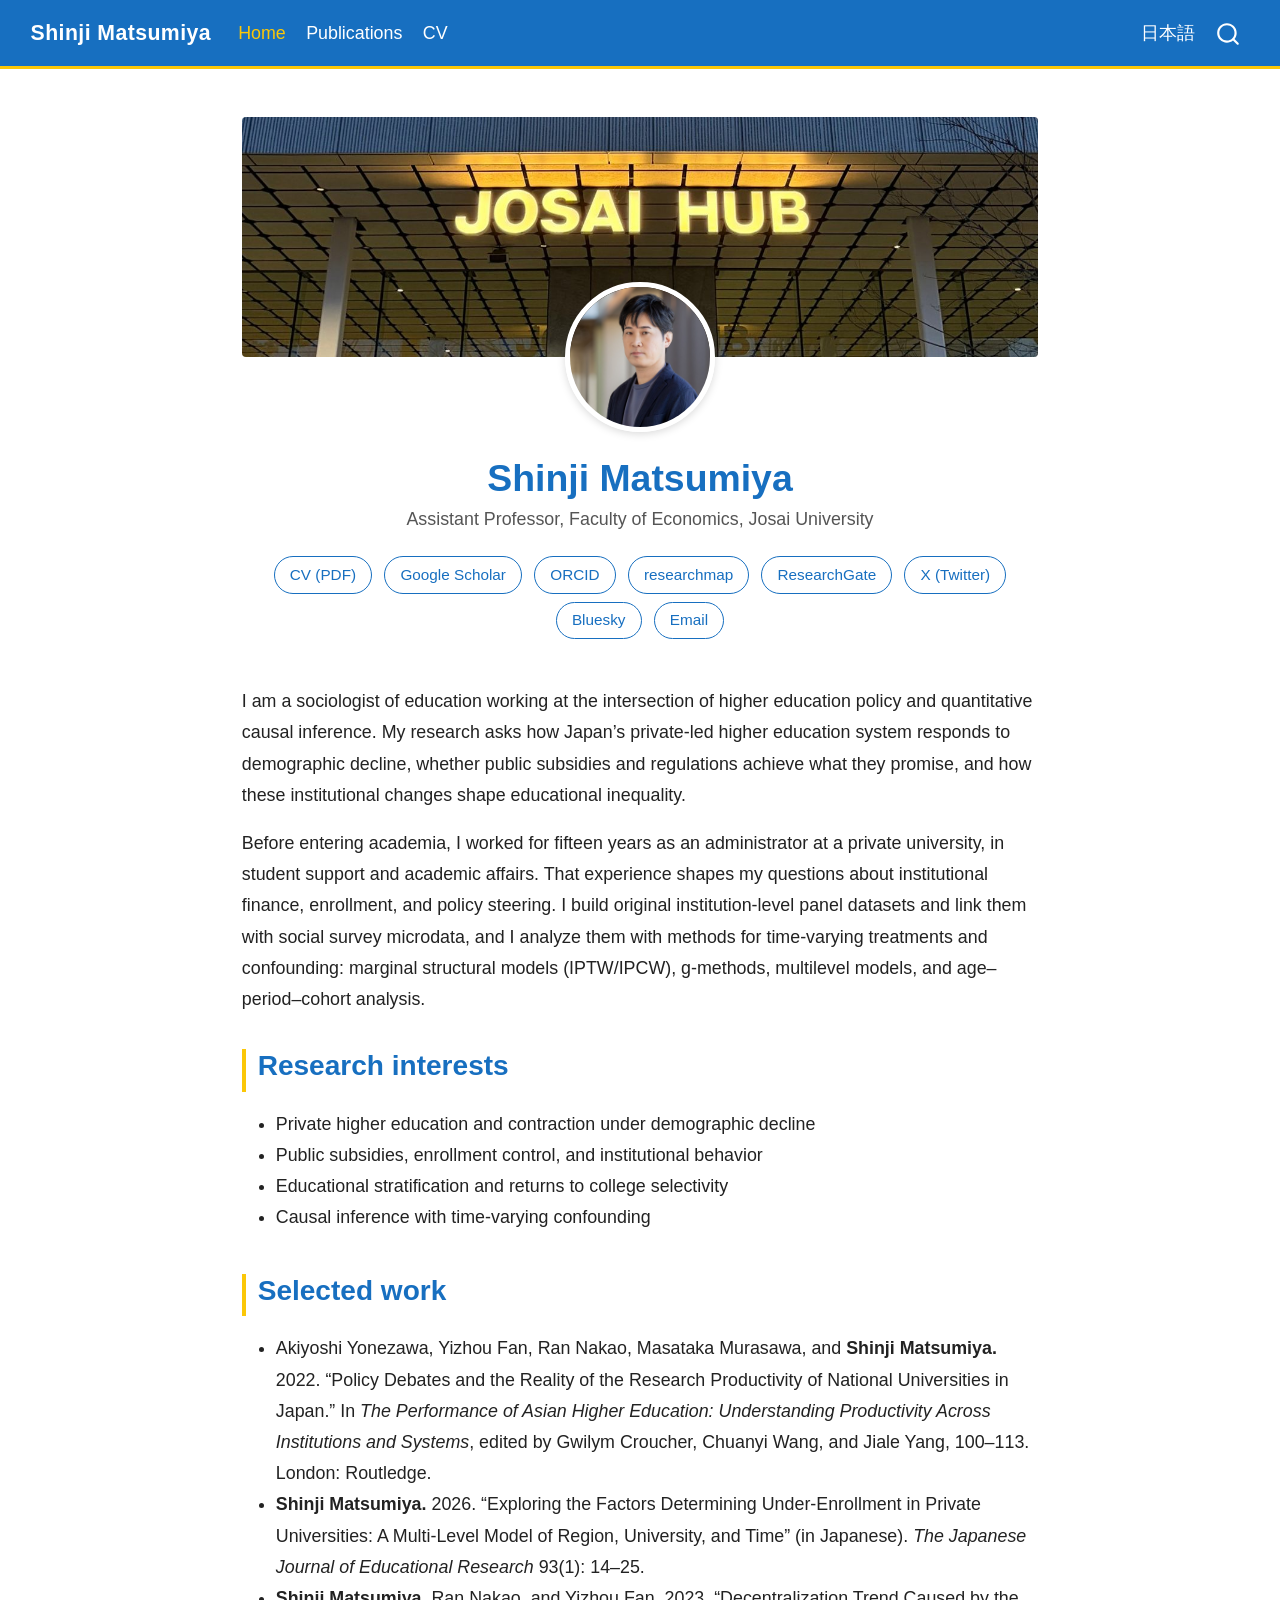
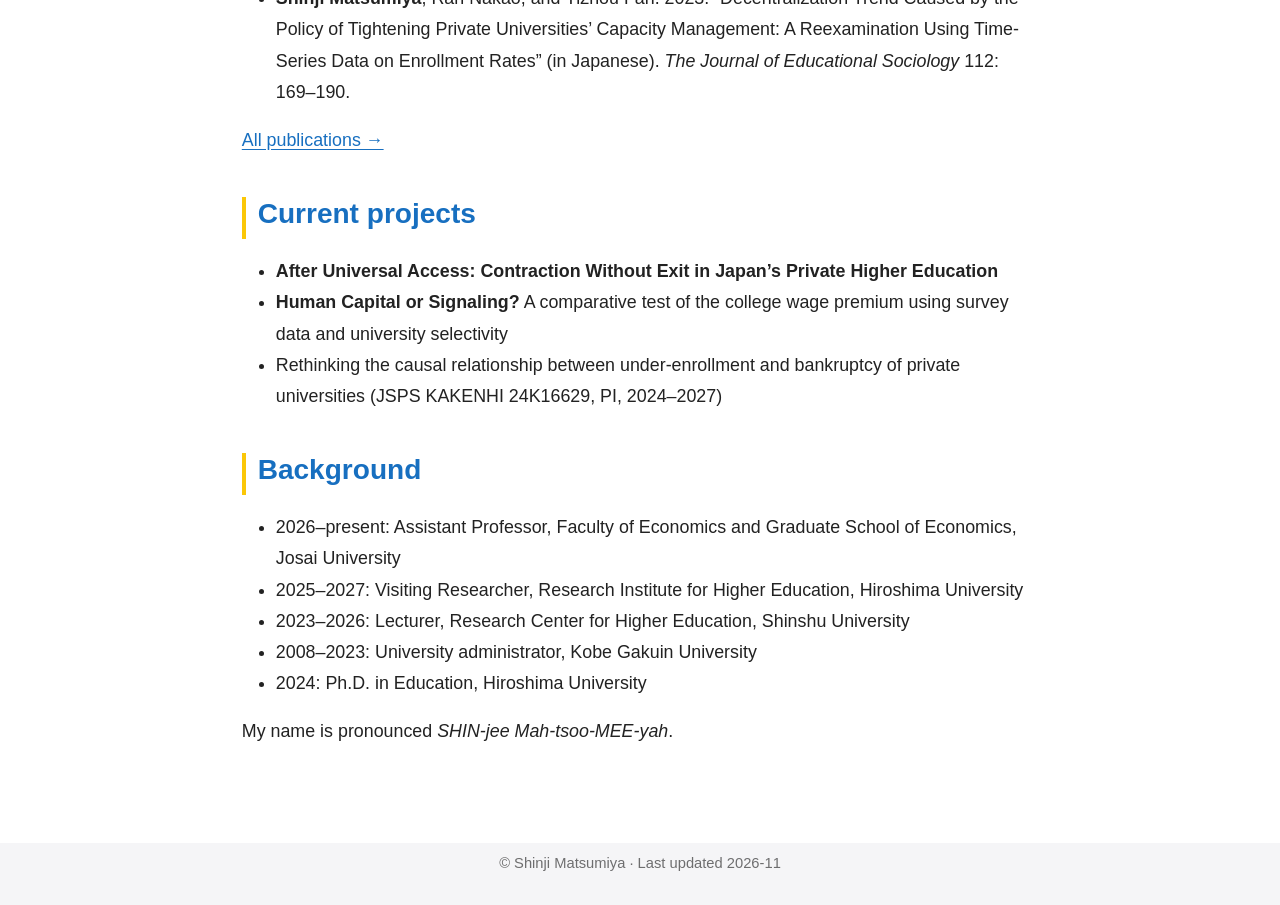
<file: index.html>
<!DOCTYPE html>
<html xmlns="http://www.w3.org/1999/xhtml" lang="en" xml:lang="en"><head>

<meta charset="utf-8">
<meta name="generator" content="quarto-1.11.9">

<meta name="viewport" content="width=device-width, initial-scale=1.0, user-scalable=yes">


<title>Shinji Matsumiya</title>
<style>
/* Default styles provided by pandoc.
** See https://pandoc.org/MANUAL.html#variables-for-html for config info.
*/
span.smallcaps{font-variant: small-caps;}
div.columns{display: flex; gap: 1.5em;}
div.column{flex: auto;}
@media screen {
div.columns{gap: min(4vw, 1.5em);}
div.column{overflow-x: auto;}
}
div.hanging-indent{margin-left: 1.5em; text-indent: -1.5em;}
ul.task-list{list-style: none;}
ul.task-list li input[type="checkbox"] {
  width: 0.8em;
  margin: 0 0.8em 0.2em -1em; /* quarto-specific, see https://github.com/quarto-dev/quarto-cli/issues/4556 */ 
  vertical-align: middle;
}
</style>


<script src="site_libs/quarto-nav/quarto-nav.js"></script>
<script src="site_libs/quarto-nav/headroom.min.js"></script>
<script src="site_libs/clipboard/clipboard.min.js"></script>
<script src="site_libs/quarto-search/autocomplete.umd.js"></script>
<script src="site_libs/quarto-search/fuse.min.js"></script>
<script src="site_libs/quarto-search/quarto-search.js"></script>
<meta name="quarto:offset" content="./">
<script src="site_libs/quarto-html/quarto.js" type="module"></script>
<script src="site_libs/quarto-html/tabsets/tabsets.js" type="module"></script>
<script src="site_libs/quarto-html/scrollable-regions/scrollable-regions.js" type="module"></script>
<script src="site_libs/quarto-html/popper.min.js"></script>
<script src="site_libs/quarto-html/tippy.umd.min.js"></script>
<script src="site_libs/quarto-html/anchor.min.js"></script>
<link href="site_libs/quarto-html/tippy.css" rel="stylesheet">
<link href="site_libs/quarto-html/quarto-syntax-highlighting-63b5708e65d6cd79cd7618c58d0c21e7.css" rel="stylesheet" id="quarto-text-highlighting-styles">
<script src="site_libs/bootstrap/bootstrap.min.js"></script>
<link href="site_libs/bootstrap/bootstrap-icons.css" rel="stylesheet">
<link href="site_libs/bootstrap/bootstrap-ee4d2debb48c53636314c72ee4dee3be.min.css" rel="stylesheet" append-hash="true" id="quarto-bootstrap" data-mode="light">
<script id="quarto-search-options" type="application/json">{
  "location": "navbar",
  "copy-button": false,
  "collapse-after": 3,
  "panel-placement": "end",
  "type": "overlay",
  "limit": 50,
  "keyboard-shortcut": [
    "f",
    "/",
    "s"
  ],
  "show-item-context": false,
  "language": {
    "search-no-results-text": "No results",
    "search-matching-documents-text": "matching documents",
    "search-copy-link-title": "Copy link to search",
    "search-hide-matches-text": "Hide additional matches",
    "search-more-match-text": "more match in this document",
    "search-more-matches-text": "more matches in this document",
    "search-clear-button-title": "Clear",
    "search-text-placeholder": "",
    "search-detached-cancel-button-title": "Cancel",
    "search-submit-button-title": "Submit",
    "search-label": "Search"
  }
}</script>


</head>

<body class="nav-fixed fullcontent quarto-light"><a id="quarto-skip-link" class="visually-hidden-focusable" href="#quarto-document-content">Skip to main content</a>

<div id="quarto-search-results"></div>
  <header id="quarto-header" class="headroom fixed-top">
    <nav class="navbar navbar-expand-lg " data-bs-theme="dark" aria-label="Site">
      <div class="navbar-container container-fluid">
      <div class="navbar-brand-container mx-auto">
    <a class="navbar-brand" href="./index.html">
    <span class="navbar-title">Shinji Matsumiya</span>
    </a>
  </div>
          <button class="navbar-toggler" type="button" data-bs-toggle="collapse" data-bs-target="#navbarCollapse" aria-controls="navbarCollapse" aria-expanded="false" aria-label="Toggle navigation" onclick="if (window.quartoToggleHeadroom) { window.quartoToggleHeadroom(); }">
  <span class="navbar-toggler-icon"></span>
</button>
          <div class="collapse navbar-collapse" id="navbarCollapse">
            <ul class="navbar-nav navbar-nav-scroll me-auto">
  <li class="nav-item">
    <a class="nav-link active" href="./index.html" aria-current="page"> 
<span class="menu-text">Home</span></a>
  </li>  
  <li class="nav-item">
    <a class="nav-link" href="./publications.html"> 
<span class="menu-text">Publications</span></a>
  </li>  
  <li class="nav-item">
    <a class="nav-link" href="./files/Matsumiya_CV.pdf"> 
<span class="menu-text">CV</span></a>
  </li>  
</ul>
            <ul class="navbar-nav navbar-nav-scroll ms-auto">
  <li class="nav-item">
    <a class="nav-link" href="./ja.html"> 
<span class="menu-text">日本語</span></a>
  </li>  
</ul>
          </div> <!-- /navcollapse -->
            <div class="quarto-navbar-tools">
</div>
            <div id="quarto-search" class="" title="Search"></div>
      </div> <!-- /container-fluid -->
    </nav>
</header>
<!-- content -->
<div id="quarto-content" class="quarto-container page-columns page-rows-contents page-layout-article page-navbar">
<!-- sidebar -->
<!-- margin-sidebar -->
    
<!-- main -->
<main class="content" id="quarto-document-content" tabindex="-1"><header id="title-block-header" class="quarto-title-block"></header>




<div class="hero" style="background-image: url('files/banner.jpg');" role="img" aria-label="JOSAI HUB, Josai University"></div>

<div class="profile">
  <!-- 顔写真: files/face.jpg を置いたら、次の行の先頭と末尾のコメント記号を消す -->
  <img class="face" src="files/face.jpg" alt="Shinji Matsumiya">
  <h1 class="name">Shinji Matsumiya</h1>
  <p class="role">Assistant Professor, Faculty of Economics, Josai University</p>
  <p class="links">
    <a href="files/Matsumiya_CV.pdf">CV (PDF)</a>
    <a href="https://scholar.google.com/citations?user=6knm8P0AAAAJ">Google Scholar</a>
    <a href="https://orcid.org/0009-0003-4194-9378">ORCID</a>
    <a href="https://researchmap.jp/smatsumiya">researchmap</a>
    <a href="https://www.researchgate.net/profile/Shinji-Matsumiya-3">ResearchGate</a>
    <a href="https://x.com/ShinjiMatsumiya">X (Twitter)</a>
    <a href="https://bsky.app/profile/shinjimatsumiya.bsky.social">Bluesky</a>
    <a href="mailto:smatsumiya@josai.ac.jp">Email</a>
  </p>
</div>
<p>I am a sociologist of education working at the intersection of higher education policy and quantitative causal inference. My research asks how Japan’s private-led higher education system responds to demographic decline, whether public subsidies and regulations achieve what they promise, and how these institutional changes shape educational inequality.</p>
<p>Before entering academia, I worked for fifteen years as an administrator at a private university, in student support and academic affairs. That experience shapes my questions about institutional finance, enrollment, and policy steering. I build original institution-level panel datasets and link them with social survey microdata, and I analyze them with methods for time-varying treatments and confounding: marginal structural models (IPTW/IPCW), g-methods, multilevel models, and age–period–cohort analysis.</p>
<section id="research-interests" class="level2">
<h2 class="anchored" data-anchor-id="research-interests">Research interests</h2>
<ul>
<li>Private higher education and contraction under demographic decline</li>
<li>Public subsidies, enrollment control, and institutional behavior</li>
<li>Educational stratification and returns to college selectivity</li>
<li>Causal inference with time-varying confounding</li>
</ul>
</section>
<section id="selected-work" class="level2">
<h2 class="anchored" data-anchor-id="selected-work">Selected work</h2>
<ul>
<li>Akiyoshi Yonezawa, Yizhou Fan, Ran Nakao, Masataka Murasawa, and <strong>Shinji Matsumiya.</strong> 2022. “Policy Debates and the Reality of the Research Productivity of National Universities in Japan.” In <em>The Performance of Asian Higher Education: Understanding Productivity Across Institutions and Systems</em>, edited by Gwilym Croucher, Chuanyi Wang, and Jiale Yang, 100–113. London: Routledge.</li>
<li><strong>Shinji Matsumiya.</strong> 2026. “Exploring the Factors Determining Under-Enrollment in Private Universities: A Multi-Level Model of Region, University, and Time” (in Japanese). <em>The Japanese Journal of Educational Research</em> 93(1): 14–25.</li>
<li><strong>Shinji Matsumiya</strong>, Ran Nakao, and Yizhou Fan. 2023. “Decentralization Trend Caused by the Policy of Tightening Private Universities’ Capacity Management: A Reexamination Using Time-Series Data on Enrollment Rates” (in Japanese). <em>The Journal of Educational Sociology</em> 112: 169–190.</li>
</ul>
<p><a href="./publications.html">All publications →</a></p>
</section>
<section id="current-projects" class="level2">
<h2 class="anchored" data-anchor-id="current-projects">Current projects</h2>
<ul>
<li><strong>After Universal Access: Contraction Without Exit in Japan’s Private Higher Education</strong></li>
<li><strong>Human Capital or Signaling?</strong> A comparative test of the college wage premium using survey data and university selectivity</li>
<li>Rethinking the causal relationship between under-enrollment and bankruptcy of private universities (JSPS KAKENHI 24K16629, PI, 2024–2027)</li>
</ul>
</section>
<section id="background" class="level2">
<h2 class="anchored" data-anchor-id="background">Background</h2>
<ul>
<li>2026–present: Assistant Professor, Faculty of Economics and Graduate School of Economics, Josai University</li>
<li>2025–2027: Visiting Researcher, Research Institute for Higher Education, Hiroshima University</li>
<li>2023–2026: Lecturer, Research Center for Higher Education, Shinshu University</li>
<li>2008–2023: University administrator, Kobe Gakuin University</li>
<li>2024: Ph.D.&nbsp;in Education, Hiroshima University</li>
</ul>
<p>My name is pronounced <em>SHIN-jee Mah-tsoo-MEE-yah</em>.</p>


</section>

</main> <!-- /main -->
<script id="quarto-html-after-body" type="application/javascript">
  window.document.addEventListener("DOMContentLoaded", function (event) {
    const icon = "";
    const anchorJS = new window.AnchorJS();
    anchorJS.options = {
      placement: 'right',
      icon: icon
    };
    anchorJS.add('.anchored');
    const isCodeAnnotation = (el) => {
      for (const clz of el.classList) {
        if (clz.startsWith('code-annotation-')) {                     
          return true;
        }
      }
      return false;
    }
    const onCopySuccess = function(e) {
      // button target
      const button = e.trigger;
      // don't keep focus
      button.blur();
      // flash "checked"
      button.classList.add('code-copy-button-checked');
      var currentTitle = button.getAttribute("title");
      button.setAttribute("title", "Copied!");
      let tooltip;
      if (window.bootstrap) {
        button.setAttribute("data-bs-toggle", "tooltip");
        button.setAttribute("data-bs-placement", "left");
        button.setAttribute("data-bs-title", "Copied!");
        tooltip = new bootstrap.Tooltip(button, 
          { trigger: "manual", 
            customClass: "code-copy-button-tooltip",
            offset: [0, -8]});
        tooltip.show();    
      }
      setTimeout(function() {
        if (tooltip) {
          tooltip.hide();
          button.removeAttribute("data-bs-title");
          button.removeAttribute("data-bs-toggle");
          button.removeAttribute("data-bs-placement");
        }
        button.setAttribute("title", currentTitle);
        button.classList.remove('code-copy-button-checked');
      }, 1000);
      // clear code selection
      e.clearSelection();
    }
    const getTextToCopy = function(trigger) {
      const outerScaffold = trigger.parentElement.cloneNode(true);
      const codeEl = outerScaffold.querySelector('code');
      for (const childEl of codeEl.children) {
        if (isCodeAnnotation(childEl)) {
          childEl.remove();
        }
      }
      return codeEl.innerText;
    }
    const clipboard = new window.ClipboardJS('.code-copy-button:not([data-in-quarto-modal])', {
      text: getTextToCopy
    });
    clipboard.on('success', onCopySuccess);
    if (window.document.getElementById('quarto-embedded-source-code-modal')) {
      const clipboardModal = new window.ClipboardJS('.code-copy-button[data-in-quarto-modal]', {
        text: getTextToCopy,
        container: window.document.getElementById('quarto-embedded-source-code-modal')
      });
      clipboardModal.on('success', onCopySuccess);
    }
      var localhostRegex = new RegExp(/^(?:http|https):\/\/localhost\:?[0-9]*\//);
      var mailtoRegex = new RegExp(/^mailto:/);
        var filterRegex = new RegExp("https:\/\/shinjimatsumiya\.github\.io");
      var isInternal = (href) => {
          return filterRegex.test(href) || localhostRegex.test(href) || mailtoRegex.test(href);
      }
      // Inspect non-navigation links and adorn them if external
      window.quartoDecorateExternalLinks = function (root) {
     var links = (root || window.document).querySelectorAll('a[href]:not(.nav-link):not(.navbar-brand):not(.toc-action):not(.sidebar-link):not(.sidebar-item-toggle):not(.pagination-link):not(.no-external):not([aria-hidden]):not(.dropdown-item):not(.quarto-navigation-tool):not(.about-link)');
      for (var i=0; i<links.length; i++) {
        const link = links[i];
        if (!isInternal(link.href)) {
          // undo the damage that might have been done by quarto-nav.js in the case of
          // links that we want to consider external
          if (link.dataset.originalHref !== undefined) {
            link.href = link.dataset.originalHref;
          }
          if (!link.classList.contains('no-external-icon')) {
          }
        }
      }
      };
      window.quartoDecorateExternalLinks(window.document);
    // Esc closes the popup (WCAG 1.4.13) and focus leaving both trigger and
    // popup closes it (WCAG 2.4.11); tippy handles neither for interactive popups.
    const hideOnEscAndFocusOut = {
      name: 'hideOnEscAndFocusOut',
      defaultValue: true,
      fn(instance) {
        const dismiss = () => {
          // A show scheduled by the trigger delay would otherwise reopen it
          instance.clearDelayTimeouts();
          instance.hide();
        };
        const onKeyDown = (event) => {
          if (event.key !== 'Escape') {
            return;
          }
          // Keep Esc from also reaching page handlers (e.g. reveal.js overview),
          // except an open reveal.js slide menu, which Esc should close too.
          // The menu handles keys only when its keyboard option is on.
          const menuHandlesEsc = window.Reveal?.getPlugin?.('menu')?.isOpen() &&
            window.Reveal.getConfig().menu?.keyboard !== false;
          if (!menuHandlesEsc) {
            event.stopPropagation();
          }
          if (instance.popper.contains(window.document.activeElement)) {
            // Disabled while refocusing so the focus trigger does not reopen it
            instance.disable();
            instance.reference.focus();
            instance.enable();
          }
          dismiss();
        };
        const onFocusOut = (event) => {
          const target = event.relatedTarget;
          if (target && !instance.reference.contains(target) &&
              !instance.popper.contains(target)) {
            dismiss();
          }
        };
        // On the trigger too: a click trigger (code-annotations: select) has no
        // blur handling. Attached for the instance's lifetime so leaving the
        // trigger also cancels a show still pending on the trigger delay.
        instance.reference.addEventListener('focusout', onFocusOut);
        return {
          onShow() {
            window.document.addEventListener('keydown', onKeyDown, true);
            instance.popper.addEventListener('focusout', onFocusOut);
          },
          onHide() {
            window.document.removeEventListener('keydown', onKeyDown, true);
            instance.popper.removeEventListener('focusout', onFocusOut);
          },
          onDestroy() {
            instance.reference.removeEventListener('focusout', onFocusOut);
          },
        };
      },
    };
    function tippyHover(el, contentFn, onTriggerFn, onUntriggerFn) {
      const config = {
        allowHTML: true,
        maxWidth: 500,
        delay: 100,
        arrow: false,
        appendTo: function(el) {
            return el.parentElement;
        },
        interactive: true,
        interactiveBorder: 10,
        theme: 'quarto',
        placement: 'bottom-start',
        plugins: [hideOnEscAndFocusOut],
      };
      if (contentFn) {
        config.content = contentFn;
      }
      if (onTriggerFn) {
        config.onTrigger = onTriggerFn;
      }
      if (onUntriggerFn) {
        config.onUntrigger = onUntriggerFn;
      }
      window.tippy(el, config); 
    }
    const noterefs = window.document.querySelectorAll('a[role="doc-noteref"]');
    for (var i=0; i<noterefs.length; i++) {
      const ref = noterefs[i];
      tippyHover(ref, function() {
        // use id or data attribute instead here
        let href = ref.getAttribute('data-footnote-href') || ref.getAttribute('href');
        try { href = new URL(href).hash; } catch {}
        const id = href.replace(/^#\/?/, "");
        const note = window.document.getElementById(id);
        if (note) {
          return note.innerHTML;
        } else {
          return "";
        }
      });
    }
    const xrefs = window.document.querySelectorAll('a.quarto-xref');
    const processXRef = (id, note) => {
      // Strip column container classes
      const stripColumnClz = (el) => {
        el.classList.remove("page-full", "page-columns");
        if (el.children) {
          for (const child of el.children) {
            stripColumnClz(child);
          }
        }
      }
      stripColumnClz(note)
      if (id === null || id.startsWith('sec-')) {
        // Special case sections, only their first couple elements
        const container = document.createElement("div");
        if (note.children && note.children.length > 2) {
          container.appendChild(note.children[0].cloneNode(true));
          for (let i = 1; i < note.children.length; i++) {
            const child = note.children[i];
            if (child.tagName === "P" && child.innerText === "") {
              continue;
            } else {
              container.appendChild(child.cloneNode(true));
              break;
            }
          }
          if (window.Quarto?.typesetMath) {
            window.Quarto.typesetMath(container);
          }
          return container.innerHTML
        } else {
          if (window.Quarto?.typesetMath) {
            window.Quarto.typesetMath(note);
          }
          return note.innerHTML;
        }
      } else {
        // Remove any anchor links if they are present
        const anchorLink = note.querySelector('a.anchorjs-link');
        if (anchorLink) {
          anchorLink.remove();
        }
        if (window.Quarto?.typesetMath) {
          window.Quarto.typesetMath(note);
        }
        if (note.classList.contains("callout")) {
          return note.outerHTML;
        } else {
          return note.innerHTML;
        }
      }
    }
    for (var i=0; i<xrefs.length; i++) {
      const xref = xrefs[i];
      tippyHover(xref, undefined, function(instance) {
        instance.disable();
        let url = xref.getAttribute('href');
        let hash = undefined; 
        if (url.startsWith('#')) {
          hash = url;
        } else {
          try { hash = new URL(url).hash; } catch {}
        }
        if (hash) {
          const id = hash.replace(/^#\/?/, "");
          const note = window.document.getElementById(id);
          if (note !== null) {
            try {
              const html = processXRef(id, note.cloneNode(true));
              instance.setContent(html);
            } finally {
              instance.enable();
              instance.show();
            }
          } else {
            // See if we can fetch this
            fetch(url.split('#')[0])
            .then(res => res.text())
            .then(html => {
              const parser = new DOMParser();
              const htmlDoc = parser.parseFromString(html, "text/html");
              const note = htmlDoc.getElementById(id);
              if (note !== null) {
                const html = processXRef(id, note);
                instance.setContent(html);
              } 
            }).finally(() => {
              instance.enable();
              instance.show();
            });
          }
        } else {
          // See if we can fetch a full url (with no hash to target)
          // This is a special case and we should probably do some content thinning / targeting
          fetch(url)
          .then(res => res.text())
          .then(html => {
            const parser = new DOMParser();
            const htmlDoc = parser.parseFromString(html, "text/html");
            const note = htmlDoc.querySelector('main.content');
            if (note !== null) {
              // This should only happen for chapter cross references
              // (since there is no id in the URL)
              // remove the first header
              if (note.children.length > 0 && note.children[0].tagName === "HEADER") {
                note.children[0].remove();
              }
              const html = processXRef(null, note);
              instance.setContent(html);
            } 
          }).finally(() => {
            instance.enable();
            instance.show();
          });
        }
      }, function(instance) {
      });
    }
        let selectedAnnoteEl;
        const selectorForAnnotation = ( cell, annotation) => {
          let cellAttr = 'data-code-cell="' + cell + '"';
          let lineAttr = 'data-code-annotation="' +  annotation + '"';
          const selector = 'span[' + cellAttr + '][' + lineAttr + ']';
          return selector;
        }
        const selectCodeLines = (annoteEl) => {
          const doc = window.document;
          const targetCell = annoteEl.getAttribute("data-target-cell");
          const targetAnnotation = annoteEl.getAttribute("data-target-annotation");
          const annoteSpan = window.document.querySelector(selectorForAnnotation(targetCell, targetAnnotation));
          const lines = annoteSpan.getAttribute("data-code-lines").split(",");
          const lineIds = lines.map((line) => {
            return targetCell + "-" + line;
          })
          // Each band is positioned against its own containing block, which is
          // not the offsetParent of the lines, so place it from client rects.
          const placeBand = (band, firstEl, lastEl, codeBlock) => {
            const container = band.offsetParent;
            if (container === null) {
              return;
            }
            const containerRect = container.getBoundingClientRect();
            // Reveal.js scales slides with a transform, so convert client
            // pixels back to the CSS pixels of the container.
            const scale = containerRect.height / container.offsetHeight || 1;
            const firstRect = firstEl.getBoundingClientRect();
            const lastRect = lastEl.getBoundingClientRect();
            const top = (firstRect.top - containerRect.top) / scale - container.clientTop + container.scrollTop;
            const height = (lastRect.bottom - firstRect.top) / scale;
            band.style.top = top - 2 + "px";
            band.style.height = height + 4 + "px";
            if (codeBlock) {
              // Without the copy button wrapper, the containing block is wider
              // than the code block, so span the code block explicitly.
              const blockRect = codeBlock.getBoundingClientRect();
              band.style.left = (blockRect.left - containerRect.left) / scale - container.clientLeft + container.scrollLeft + "px";
              band.style.width = blockRect.width / scale + "px";
            }
          };
          if (lineIds.length > 0) {
            const el = window.document.getElementById(lineIds[0]);
            const lastEl = window.document.getElementById(lineIds[lineIds.length - 1]);
            const parent = el.parentElement.parentElement;
            // cook up a div (if necessary) and position it
            let div = window.document.getElementById("code-annotation-line-highlight");
            if (div === null) {
              div = window.document.createElement("div");
              div.setAttribute("id", "code-annotation-line-highlight");
              div.style.position = 'absolute';
              parent.appendChild(div);
            }
            placeBand(div, el, lastEl, parent.closest("div.sourceCode") || parent);
            let gutterDiv = window.document.getElementById("code-annotation-line-highlight-gutter");
            if (gutterDiv === null) {
              gutterDiv = window.document.createElement("div");
              gutterDiv.setAttribute("id", "code-annotation-line-highlight-gutter");
              gutterDiv.style.position = 'absolute';
              const codeCell = window.document.getElementById(targetCell);
              const gutter = codeCell.querySelector('.code-annotation-gutter');
              gutter.appendChild(gutterDiv);
            }
            placeBand(gutterDiv, el, lastEl);
            selectedAnnoteEl = annoteEl;
          }
        };
        const unselectCodeLines = () => {
          const elementsIds = ["code-annotation-line-highlight", "code-annotation-line-highlight-gutter"];
          elementsIds.forEach((elId) => {
            const div = window.document.getElementById(elId);
            if (div) {
              div.remove();
            }
          });
          selectedAnnoteEl = undefined;
        };
          // Handle positioning of the toggle
      window.addEventListener(
        "resize",
        throttle(() => {
          elRect = undefined;
          if (selectedAnnoteEl) {
            selectCodeLines(selectedAnnoteEl);
          }
        }, 10)
      );
      function throttle(fn, ms) {
      let throttle = false;
      let timer;
        return (...args) => {
          if(!throttle) { // first call gets through
              fn.apply(this, args);
              throttle = true;
          } else { // all the others get throttled
              if(timer) clearTimeout(timer); // cancel #2
              timer = setTimeout(() => {
                fn.apply(this, args);
                timer = throttle = false;
              }, ms);
          }
        };
      }
        // Attach click handler to the DT
        const annoteDls = window.document.querySelectorAll('dt[data-target-cell]');
        for (const annoteDlNode of annoteDls) {
          annoteDlNode.addEventListener('click', (event) => {
            const clickedEl = event.target;
            if (clickedEl !== selectedAnnoteEl) {
              unselectCodeLines();
              const activeEl = window.document.querySelector('dt[data-target-cell].code-annotation-active');
              if (activeEl) {
                activeEl.classList.remove('code-annotation-active');
              }
              selectCodeLines(clickedEl);
              clickedEl.classList.add('code-annotation-active');
            } else {
              // Unselect the line
              unselectCodeLines();
              clickedEl.classList.remove('code-annotation-active');
            }
          });
        }
    const findCites = (el) => {
      const parentEl = el.parentElement;
      if (parentEl) {
        const cites = parentEl.dataset.cites;
        if (cites) {
          return {
            el,
            cites: cites.split(' ')
          };
        } else {
          return findCites(el.parentElement)
        }
      } else {
        return undefined;
      }
    };
    var bibliorefs = window.document.querySelectorAll('a[role="doc-biblioref"]');
    for (var i=0; i<bibliorefs.length; i++) {
      const ref = bibliorefs[i];
      const citeInfo = findCites(ref);
      if (citeInfo) {
        tippyHover(citeInfo.el, function() {
          var popup = window.document.createElement('div');
          citeInfo.cites.forEach(function(cite) {
            var citeDiv = window.document.createElement('div');
            citeDiv.classList.add('hanging-indent');
            citeDiv.classList.add('csl-entry');
            var biblioDiv = window.document.getElementById('ref-' + cite);
            if (biblioDiv) {
              citeDiv.innerHTML = biblioDiv.innerHTML;
            }
            popup.appendChild(citeDiv);
          });
          return popup.innerHTML;
        });
      }
    }
  });
  </script>
  <script type="application/javascript">
  window.quartoScrollableRegionsLabels = {"code":"Scrollable code","output":"Scrollable output"};
  </script>
</div> <!-- /content -->
<footer class="footer">
  <div class="nav-footer">
    <div class="nav-footer-left">
      &nbsp;
    </div>   
    <div class="nav-footer-center">
<p>© Shinji Matsumiya · Last updated 2026-11</p>
</div>
    <div class="nav-footer-right">
      &nbsp;
    </div>
  </div>
</footer>




</body></html>
</file>
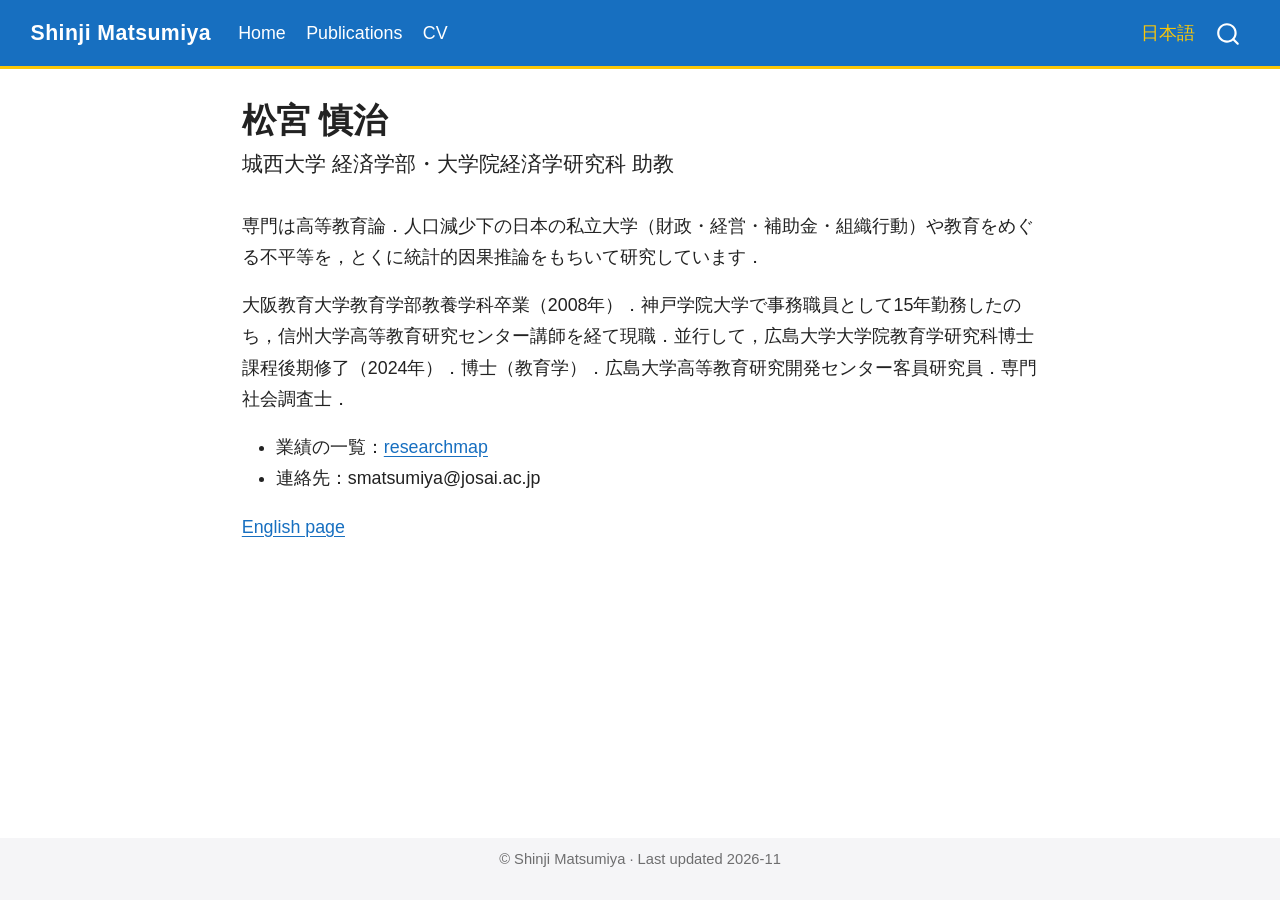
<file: ja.html>
<!DOCTYPE html>
<html xmlns="http://www.w3.org/1999/xhtml" lang="en" xml:lang="en"><head>

<meta charset="utf-8">
<meta name="generator" content="quarto-1.11.9">

<meta name="viewport" content="width=device-width, initial-scale=1.0, user-scalable=yes">


<title>松宮 慎治 – Shinji Matsumiya</title>
<style>
/* Default styles provided by pandoc.
** See https://pandoc.org/MANUAL.html#variables-for-html for config info.
*/
span.smallcaps{font-variant: small-caps;}
div.columns{display: flex; gap: 1.5em;}
div.column{flex: auto;}
@media screen {
div.columns{gap: min(4vw, 1.5em);}
div.column{overflow-x: auto;}
}
div.hanging-indent{margin-left: 1.5em; text-indent: -1.5em;}
ul.task-list{list-style: none;}
ul.task-list li input[type="checkbox"] {
  width: 0.8em;
  margin: 0 0.8em 0.2em -1em; /* quarto-specific, see https://github.com/quarto-dev/quarto-cli/issues/4556 */ 
  vertical-align: middle;
}
</style>


<script src="site_libs/quarto-nav/quarto-nav.js"></script>
<script src="site_libs/quarto-nav/headroom.min.js"></script>
<script src="site_libs/clipboard/clipboard.min.js"></script>
<script src="site_libs/quarto-search/autocomplete.umd.js"></script>
<script src="site_libs/quarto-search/fuse.min.js"></script>
<script src="site_libs/quarto-search/quarto-search.js"></script>
<meta name="quarto:offset" content="./">
<script src="site_libs/quarto-html/quarto.js" type="module"></script>
<script src="site_libs/quarto-html/tabsets/tabsets.js" type="module"></script>
<script src="site_libs/quarto-html/scrollable-regions/scrollable-regions.js" type="module"></script>
<script src="site_libs/quarto-html/popper.min.js"></script>
<script src="site_libs/quarto-html/tippy.umd.min.js"></script>
<script src="site_libs/quarto-html/anchor.min.js"></script>
<link href="site_libs/quarto-html/tippy.css" rel="stylesheet">
<link href="site_libs/quarto-html/quarto-syntax-highlighting-63b5708e65d6cd79cd7618c58d0c21e7.css" rel="stylesheet" id="quarto-text-highlighting-styles">
<script src="site_libs/bootstrap/bootstrap.min.js"></script>
<link href="site_libs/bootstrap/bootstrap-icons.css" rel="stylesheet">
<link href="site_libs/bootstrap/bootstrap-ee4d2debb48c53636314c72ee4dee3be.min.css" rel="stylesheet" append-hash="true" id="quarto-bootstrap" data-mode="light">
<script id="quarto-search-options" type="application/json">{
  "location": "navbar",
  "copy-button": false,
  "collapse-after": 3,
  "panel-placement": "end",
  "type": "overlay",
  "limit": 50,
  "keyboard-shortcut": [
    "f",
    "/",
    "s"
  ],
  "show-item-context": false,
  "language": {
    "search-no-results-text": "No results",
    "search-matching-documents-text": "matching documents",
    "search-copy-link-title": "Copy link to search",
    "search-hide-matches-text": "Hide additional matches",
    "search-more-match-text": "more match in this document",
    "search-more-matches-text": "more matches in this document",
    "search-clear-button-title": "Clear",
    "search-text-placeholder": "",
    "search-detached-cancel-button-title": "Cancel",
    "search-submit-button-title": "Submit",
    "search-label": "Search"
  }
}</script>


</head>

<body class="nav-fixed fullcontent quarto-light"><a id="quarto-skip-link" class="visually-hidden-focusable" href="#quarto-document-content">Skip to main content</a>

<div id="quarto-search-results"></div>
  <header id="quarto-header" class="headroom fixed-top">
    <nav class="navbar navbar-expand-lg " data-bs-theme="dark" aria-label="Site">
      <div class="navbar-container container-fluid">
      <div class="navbar-brand-container mx-auto">
    <a class="navbar-brand" href="./index.html">
    <span class="navbar-title">Shinji Matsumiya</span>
    </a>
  </div>
          <button class="navbar-toggler" type="button" data-bs-toggle="collapse" data-bs-target="#navbarCollapse" aria-controls="navbarCollapse" aria-expanded="false" aria-label="Toggle navigation" onclick="if (window.quartoToggleHeadroom) { window.quartoToggleHeadroom(); }">
  <span class="navbar-toggler-icon"></span>
</button>
          <div class="collapse navbar-collapse" id="navbarCollapse">
            <ul class="navbar-nav navbar-nav-scroll me-auto">
  <li class="nav-item">
    <a class="nav-link" href="./index.html"> 
<span class="menu-text">Home</span></a>
  </li>  
  <li class="nav-item">
    <a class="nav-link" href="./publications.html"> 
<span class="menu-text">Publications</span></a>
  </li>  
  <li class="nav-item">
    <a class="nav-link" href="./files/Matsumiya_CV.pdf"> 
<span class="menu-text">CV</span></a>
  </li>  
</ul>
            <ul class="navbar-nav navbar-nav-scroll ms-auto">
  <li class="nav-item">
    <a class="nav-link active" href="./ja.html" aria-current="page"> 
<span class="menu-text">日本語</span></a>
  </li>  
</ul>
          </div> <!-- /navcollapse -->
            <div class="quarto-navbar-tools">
</div>
            <div id="quarto-search" class="" title="Search"></div>
      </div> <!-- /container-fluid -->
    </nav>
</header>
<!-- content -->
<div id="quarto-content" class="quarto-container page-columns page-rows-contents page-layout-article page-navbar">
<!-- sidebar -->
<!-- margin-sidebar -->
    
<!-- main -->
<main class="content" id="quarto-document-content" tabindex="-1">

<header id="title-block-header" class="quarto-title-block default">
<div class="quarto-title">
<h1 class="title">松宮 慎治</h1>
<p class="subtitle lead">城西大学 経済学部・大学院経済学研究科 助教</p>
</div>



<div class="quarto-title-meta">

    
  
    
  </div>
  


</header>


<p>専門は高等教育論．人口減少下の日本の私立大学（財政・経営・補助金・組織行動）や教育をめぐる不平等を，とくに統計的因果推論をもちいて研究しています．</p>
<p>大阪教育大学教育学部教養学科卒業（2008年）．神戸学院大学で事務職員として15年勤務したのち，信州大学高等教育研究センター講師を経て現職．並行して，広島大学大学院教育学研究科博士課程後期修了（2024年）．博士（教育学）．広島大学高等教育研究開発センター客員研究員．専門社会調査士．</p>
<ul>
<li>業績の一覧：<a href="https://researchmap.jp/smatsumiya">researchmap</a></li>
<li>連絡先：smatsumiya@josai.ac.jp</li>
</ul>
<p><a href="./index.html">English page</a></p>



</main> <!-- /main -->
<script id="quarto-html-after-body" type="application/javascript">
  window.document.addEventListener("DOMContentLoaded", function (event) {
    const icon = "";
    const anchorJS = new window.AnchorJS();
    anchorJS.options = {
      placement: 'right',
      icon: icon
    };
    anchorJS.add('.anchored');
    const isCodeAnnotation = (el) => {
      for (const clz of el.classList) {
        if (clz.startsWith('code-annotation-')) {                     
          return true;
        }
      }
      return false;
    }
    const onCopySuccess = function(e) {
      // button target
      const button = e.trigger;
      // don't keep focus
      button.blur();
      // flash "checked"
      button.classList.add('code-copy-button-checked');
      var currentTitle = button.getAttribute("title");
      button.setAttribute("title", "Copied!");
      let tooltip;
      if (window.bootstrap) {
        button.setAttribute("data-bs-toggle", "tooltip");
        button.setAttribute("data-bs-placement", "left");
        button.setAttribute("data-bs-title", "Copied!");
        tooltip = new bootstrap.Tooltip(button, 
          { trigger: "manual", 
            customClass: "code-copy-button-tooltip",
            offset: [0, -8]});
        tooltip.show();    
      }
      setTimeout(function() {
        if (tooltip) {
          tooltip.hide();
          button.removeAttribute("data-bs-title");
          button.removeAttribute("data-bs-toggle");
          button.removeAttribute("data-bs-placement");
        }
        button.setAttribute("title", currentTitle);
        button.classList.remove('code-copy-button-checked');
      }, 1000);
      // clear code selection
      e.clearSelection();
    }
    const getTextToCopy = function(trigger) {
      const outerScaffold = trigger.parentElement.cloneNode(true);
      const codeEl = outerScaffold.querySelector('code');
      for (const childEl of codeEl.children) {
        if (isCodeAnnotation(childEl)) {
          childEl.remove();
        }
      }
      return codeEl.innerText;
    }
    const clipboard = new window.ClipboardJS('.code-copy-button:not([data-in-quarto-modal])', {
      text: getTextToCopy
    });
    clipboard.on('success', onCopySuccess);
    if (window.document.getElementById('quarto-embedded-source-code-modal')) {
      const clipboardModal = new window.ClipboardJS('.code-copy-button[data-in-quarto-modal]', {
        text: getTextToCopy,
        container: window.document.getElementById('quarto-embedded-source-code-modal')
      });
      clipboardModal.on('success', onCopySuccess);
    }
      var localhostRegex = new RegExp(/^(?:http|https):\/\/localhost\:?[0-9]*\//);
      var mailtoRegex = new RegExp(/^mailto:/);
        var filterRegex = new RegExp("https:\/\/shinjimatsumiya\.github\.io");
      var isInternal = (href) => {
          return filterRegex.test(href) || localhostRegex.test(href) || mailtoRegex.test(href);
      }
      // Inspect non-navigation links and adorn them if external
      window.quartoDecorateExternalLinks = function (root) {
     var links = (root || window.document).querySelectorAll('a[href]:not(.nav-link):not(.navbar-brand):not(.toc-action):not(.sidebar-link):not(.sidebar-item-toggle):not(.pagination-link):not(.no-external):not([aria-hidden]):not(.dropdown-item):not(.quarto-navigation-tool):not(.about-link)');
      for (var i=0; i<links.length; i++) {
        const link = links[i];
        if (!isInternal(link.href)) {
          // undo the damage that might have been done by quarto-nav.js in the case of
          // links that we want to consider external
          if (link.dataset.originalHref !== undefined) {
            link.href = link.dataset.originalHref;
          }
          if (!link.classList.contains('no-external-icon')) {
          }
        }
      }
      };
      window.quartoDecorateExternalLinks(window.document);
    // Esc closes the popup (WCAG 1.4.13) and focus leaving both trigger and
    // popup closes it (WCAG 2.4.11); tippy handles neither for interactive popups.
    const hideOnEscAndFocusOut = {
      name: 'hideOnEscAndFocusOut',
      defaultValue: true,
      fn(instance) {
        const dismiss = () => {
          // A show scheduled by the trigger delay would otherwise reopen it
          instance.clearDelayTimeouts();
          instance.hide();
        };
        const onKeyDown = (event) => {
          if (event.key !== 'Escape') {
            return;
          }
          // Keep Esc from also reaching page handlers (e.g. reveal.js overview),
          // except an open reveal.js slide menu, which Esc should close too.
          // The menu handles keys only when its keyboard option is on.
          const menuHandlesEsc = window.Reveal?.getPlugin?.('menu')?.isOpen() &&
            window.Reveal.getConfig().menu?.keyboard !== false;
          if (!menuHandlesEsc) {
            event.stopPropagation();
          }
          if (instance.popper.contains(window.document.activeElement)) {
            // Disabled while refocusing so the focus trigger does not reopen it
            instance.disable();
            instance.reference.focus();
            instance.enable();
          }
          dismiss();
        };
        const onFocusOut = (event) => {
          const target = event.relatedTarget;
          if (target && !instance.reference.contains(target) &&
              !instance.popper.contains(target)) {
            dismiss();
          }
        };
        // On the trigger too: a click trigger (code-annotations: select) has no
        // blur handling. Attached for the instance's lifetime so leaving the
        // trigger also cancels a show still pending on the trigger delay.
        instance.reference.addEventListener('focusout', onFocusOut);
        return {
          onShow() {
            window.document.addEventListener('keydown', onKeyDown, true);
            instance.popper.addEventListener('focusout', onFocusOut);
          },
          onHide() {
            window.document.removeEventListener('keydown', onKeyDown, true);
            instance.popper.removeEventListener('focusout', onFocusOut);
          },
          onDestroy() {
            instance.reference.removeEventListener('focusout', onFocusOut);
          },
        };
      },
    };
    function tippyHover(el, contentFn, onTriggerFn, onUntriggerFn) {
      const config = {
        allowHTML: true,
        maxWidth: 500,
        delay: 100,
        arrow: false,
        appendTo: function(el) {
            return el.parentElement;
        },
        interactive: true,
        interactiveBorder: 10,
        theme: 'quarto',
        placement: 'bottom-start',
        plugins: [hideOnEscAndFocusOut],
      };
      if (contentFn) {
        config.content = contentFn;
      }
      if (onTriggerFn) {
        config.onTrigger = onTriggerFn;
      }
      if (onUntriggerFn) {
        config.onUntrigger = onUntriggerFn;
      }
      window.tippy(el, config); 
    }
    const noterefs = window.document.querySelectorAll('a[role="doc-noteref"]');
    for (var i=0; i<noterefs.length; i++) {
      const ref = noterefs[i];
      tippyHover(ref, function() {
        // use id or data attribute instead here
        let href = ref.getAttribute('data-footnote-href') || ref.getAttribute('href');
        try { href = new URL(href).hash; } catch {}
        const id = href.replace(/^#\/?/, "");
        const note = window.document.getElementById(id);
        if (note) {
          return note.innerHTML;
        } else {
          return "";
        }
      });
    }
    const xrefs = window.document.querySelectorAll('a.quarto-xref');
    const processXRef = (id, note) => {
      // Strip column container classes
      const stripColumnClz = (el) => {
        el.classList.remove("page-full", "page-columns");
        if (el.children) {
          for (const child of el.children) {
            stripColumnClz(child);
          }
        }
      }
      stripColumnClz(note)
      if (id === null || id.startsWith('sec-')) {
        // Special case sections, only their first couple elements
        const container = document.createElement("div");
        if (note.children && note.children.length > 2) {
          container.appendChild(note.children[0].cloneNode(true));
          for (let i = 1; i < note.children.length; i++) {
            const child = note.children[i];
            if (child.tagName === "P" && child.innerText === "") {
              continue;
            } else {
              container.appendChild(child.cloneNode(true));
              break;
            }
          }
          if (window.Quarto?.typesetMath) {
            window.Quarto.typesetMath(container);
          }
          return container.innerHTML
        } else {
          if (window.Quarto?.typesetMath) {
            window.Quarto.typesetMath(note);
          }
          return note.innerHTML;
        }
      } else {
        // Remove any anchor links if they are present
        const anchorLink = note.querySelector('a.anchorjs-link');
        if (anchorLink) {
          anchorLink.remove();
        }
        if (window.Quarto?.typesetMath) {
          window.Quarto.typesetMath(note);
        }
        if (note.classList.contains("callout")) {
          return note.outerHTML;
        } else {
          return note.innerHTML;
        }
      }
    }
    for (var i=0; i<xrefs.length; i++) {
      const xref = xrefs[i];
      tippyHover(xref, undefined, function(instance) {
        instance.disable();
        let url = xref.getAttribute('href');
        let hash = undefined; 
        if (url.startsWith('#')) {
          hash = url;
        } else {
          try { hash = new URL(url).hash; } catch {}
        }
        if (hash) {
          const id = hash.replace(/^#\/?/, "");
          const note = window.document.getElementById(id);
          if (note !== null) {
            try {
              const html = processXRef(id, note.cloneNode(true));
              instance.setContent(html);
            } finally {
              instance.enable();
              instance.show();
            }
          } else {
            // See if we can fetch this
            fetch(url.split('#')[0])
            .then(res => res.text())
            .then(html => {
              const parser = new DOMParser();
              const htmlDoc = parser.parseFromString(html, "text/html");
              const note = htmlDoc.getElementById(id);
              if (note !== null) {
                const html = processXRef(id, note);
                instance.setContent(html);
              } 
            }).finally(() => {
              instance.enable();
              instance.show();
            });
          }
        } else {
          // See if we can fetch a full url (with no hash to target)
          // This is a special case and we should probably do some content thinning / targeting
          fetch(url)
          .then(res => res.text())
          .then(html => {
            const parser = new DOMParser();
            const htmlDoc = parser.parseFromString(html, "text/html");
            const note = htmlDoc.querySelector('main.content');
            if (note !== null) {
              // This should only happen for chapter cross references
              // (since there is no id in the URL)
              // remove the first header
              if (note.children.length > 0 && note.children[0].tagName === "HEADER") {
                note.children[0].remove();
              }
              const html = processXRef(null, note);
              instance.setContent(html);
            } 
          }).finally(() => {
            instance.enable();
            instance.show();
          });
        }
      }, function(instance) {
      });
    }
        let selectedAnnoteEl;
        const selectorForAnnotation = ( cell, annotation) => {
          let cellAttr = 'data-code-cell="' + cell + '"';
          let lineAttr = 'data-code-annotation="' +  annotation + '"';
          const selector = 'span[' + cellAttr + '][' + lineAttr + ']';
          return selector;
        }
        const selectCodeLines = (annoteEl) => {
          const doc = window.document;
          const targetCell = annoteEl.getAttribute("data-target-cell");
          const targetAnnotation = annoteEl.getAttribute("data-target-annotation");
          const annoteSpan = window.document.querySelector(selectorForAnnotation(targetCell, targetAnnotation));
          const lines = annoteSpan.getAttribute("data-code-lines").split(",");
          const lineIds = lines.map((line) => {
            return targetCell + "-" + line;
          })
          // Each band is positioned against its own containing block, which is
          // not the offsetParent of the lines, so place it from client rects.
          const placeBand = (band, firstEl, lastEl, codeBlock) => {
            const container = band.offsetParent;
            if (container === null) {
              return;
            }
            const containerRect = container.getBoundingClientRect();
            // Reveal.js scales slides with a transform, so convert client
            // pixels back to the CSS pixels of the container.
            const scale = containerRect.height / container.offsetHeight || 1;
            const firstRect = firstEl.getBoundingClientRect();
            const lastRect = lastEl.getBoundingClientRect();
            const top = (firstRect.top - containerRect.top) / scale - container.clientTop + container.scrollTop;
            const height = (lastRect.bottom - firstRect.top) / scale;
            band.style.top = top - 2 + "px";
            band.style.height = height + 4 + "px";
            if (codeBlock) {
              // Without the copy button wrapper, the containing block is wider
              // than the code block, so span the code block explicitly.
              const blockRect = codeBlock.getBoundingClientRect();
              band.style.left = (blockRect.left - containerRect.left) / scale - container.clientLeft + container.scrollLeft + "px";
              band.style.width = blockRect.width / scale + "px";
            }
          };
          if (lineIds.length > 0) {
            const el = window.document.getElementById(lineIds[0]);
            const lastEl = window.document.getElementById(lineIds[lineIds.length - 1]);
            const parent = el.parentElement.parentElement;
            // cook up a div (if necessary) and position it
            let div = window.document.getElementById("code-annotation-line-highlight");
            if (div === null) {
              div = window.document.createElement("div");
              div.setAttribute("id", "code-annotation-line-highlight");
              div.style.position = 'absolute';
              parent.appendChild(div);
            }
            placeBand(div, el, lastEl, parent.closest("div.sourceCode") || parent);
            let gutterDiv = window.document.getElementById("code-annotation-line-highlight-gutter");
            if (gutterDiv === null) {
              gutterDiv = window.document.createElement("div");
              gutterDiv.setAttribute("id", "code-annotation-line-highlight-gutter");
              gutterDiv.style.position = 'absolute';
              const codeCell = window.document.getElementById(targetCell);
              const gutter = codeCell.querySelector('.code-annotation-gutter');
              gutter.appendChild(gutterDiv);
            }
            placeBand(gutterDiv, el, lastEl);
            selectedAnnoteEl = annoteEl;
          }
        };
        const unselectCodeLines = () => {
          const elementsIds = ["code-annotation-line-highlight", "code-annotation-line-highlight-gutter"];
          elementsIds.forEach((elId) => {
            const div = window.document.getElementById(elId);
            if (div) {
              div.remove();
            }
          });
          selectedAnnoteEl = undefined;
        };
          // Handle positioning of the toggle
      window.addEventListener(
        "resize",
        throttle(() => {
          elRect = undefined;
          if (selectedAnnoteEl) {
            selectCodeLines(selectedAnnoteEl);
          }
        }, 10)
      );
      function throttle(fn, ms) {
      let throttle = false;
      let timer;
        return (...args) => {
          if(!throttle) { // first call gets through
              fn.apply(this, args);
              throttle = true;
          } else { // all the others get throttled
              if(timer) clearTimeout(timer); // cancel #2
              timer = setTimeout(() => {
                fn.apply(this, args);
                timer = throttle = false;
              }, ms);
          }
        };
      }
        // Attach click handler to the DT
        const annoteDls = window.document.querySelectorAll('dt[data-target-cell]');
        for (const annoteDlNode of annoteDls) {
          annoteDlNode.addEventListener('click', (event) => {
            const clickedEl = event.target;
            if (clickedEl !== selectedAnnoteEl) {
              unselectCodeLines();
              const activeEl = window.document.querySelector('dt[data-target-cell].code-annotation-active');
              if (activeEl) {
                activeEl.classList.remove('code-annotation-active');
              }
              selectCodeLines(clickedEl);
              clickedEl.classList.add('code-annotation-active');
            } else {
              // Unselect the line
              unselectCodeLines();
              clickedEl.classList.remove('code-annotation-active');
            }
          });
        }
    const findCites = (el) => {
      const parentEl = el.parentElement;
      if (parentEl) {
        const cites = parentEl.dataset.cites;
        if (cites) {
          return {
            el,
            cites: cites.split(' ')
          };
        } else {
          return findCites(el.parentElement)
        }
      } else {
        return undefined;
      }
    };
    var bibliorefs = window.document.querySelectorAll('a[role="doc-biblioref"]');
    for (var i=0; i<bibliorefs.length; i++) {
      const ref = bibliorefs[i];
      const citeInfo = findCites(ref);
      if (citeInfo) {
        tippyHover(citeInfo.el, function() {
          var popup = window.document.createElement('div');
          citeInfo.cites.forEach(function(cite) {
            var citeDiv = window.document.createElement('div');
            citeDiv.classList.add('hanging-indent');
            citeDiv.classList.add('csl-entry');
            var biblioDiv = window.document.getElementById('ref-' + cite);
            if (biblioDiv) {
              citeDiv.innerHTML = biblioDiv.innerHTML;
            }
            popup.appendChild(citeDiv);
          });
          return popup.innerHTML;
        });
      }
    }
  });
  </script>
  <script type="application/javascript">
  window.quartoScrollableRegionsLabels = {"code":"Scrollable code","output":"Scrollable output"};
  </script>
</div> <!-- /content -->
<footer class="footer">
  <div class="nav-footer">
    <div class="nav-footer-left">
      &nbsp;
    </div>   
    <div class="nav-footer-center">
<p>© Shinji Matsumiya · Last updated 2026-11</p>
</div>
    <div class="nav-footer-right">
      &nbsp;
    </div>
  </div>
</footer>




</body></html>
</file>
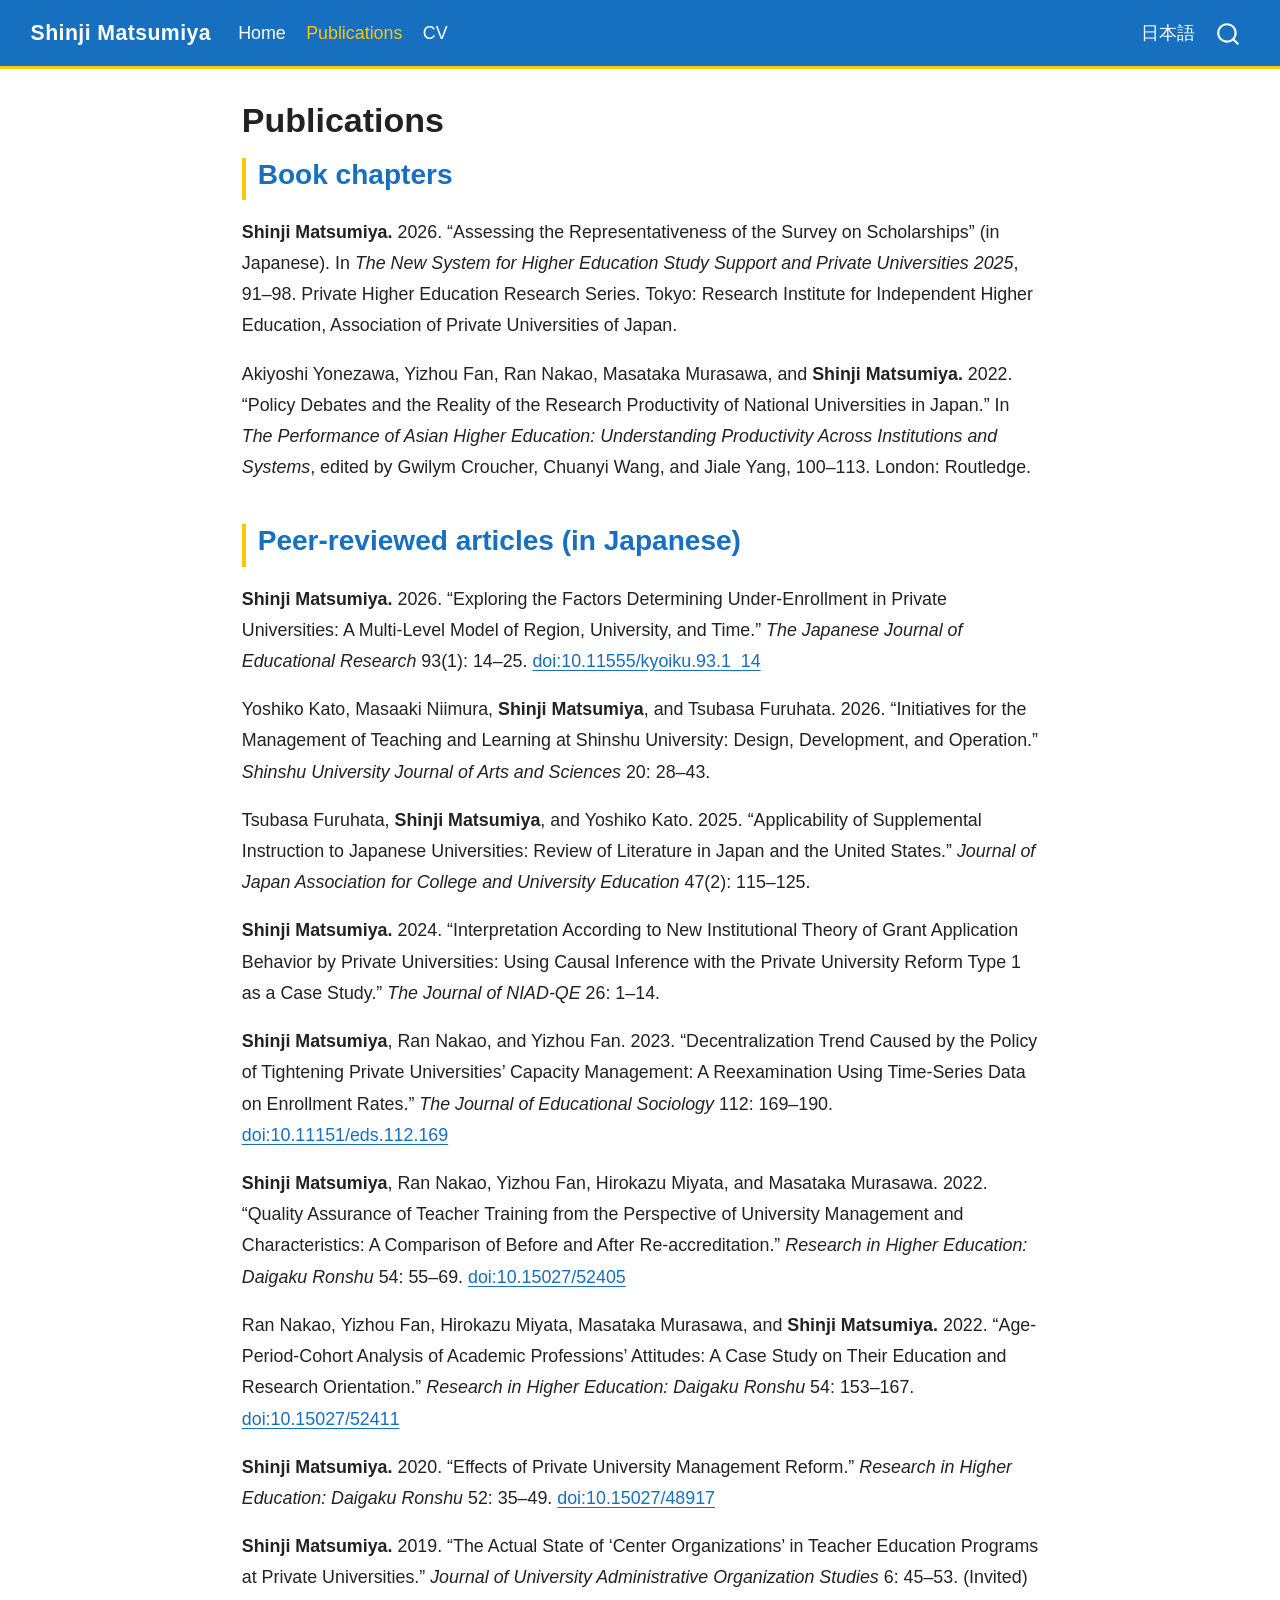
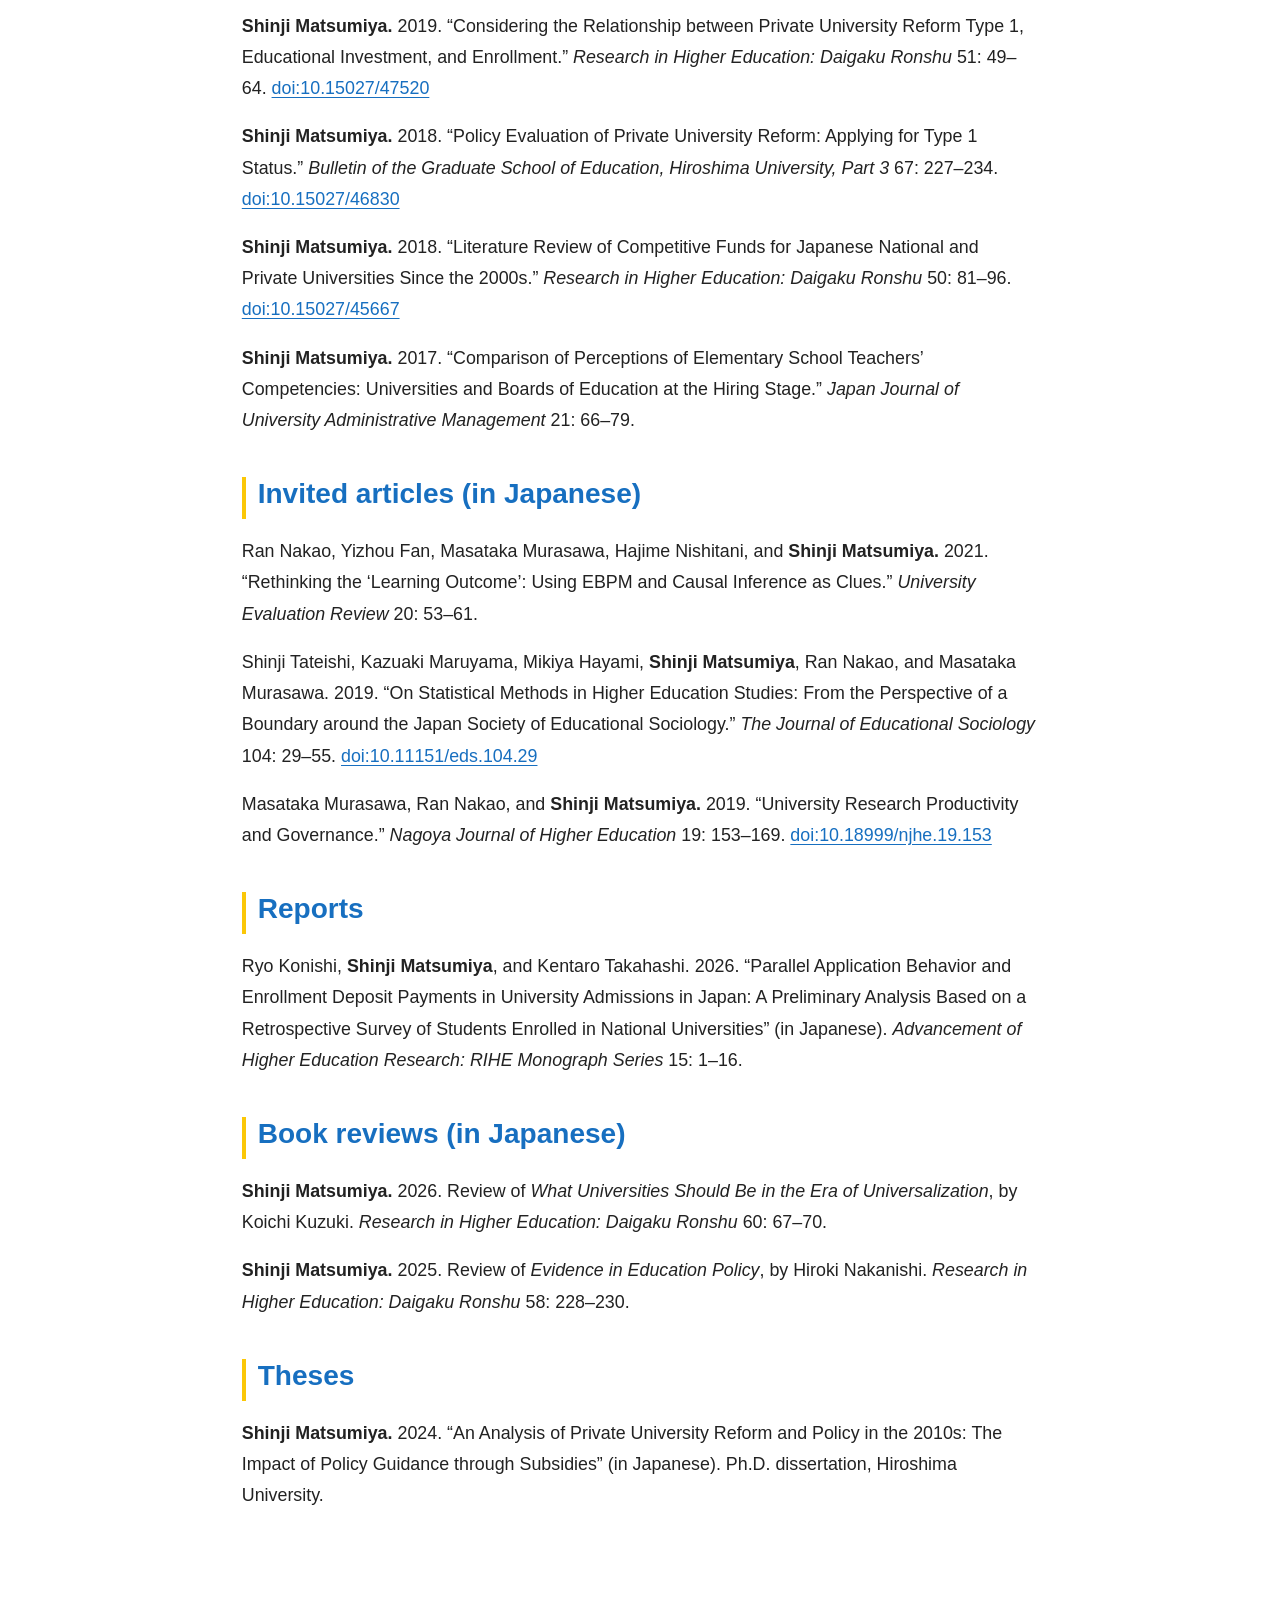
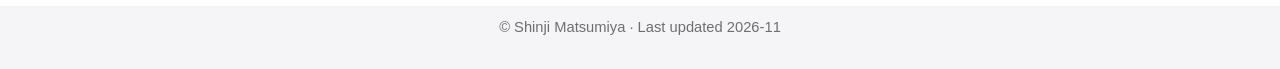
<file: publications.html>
<!DOCTYPE html>
<html xmlns="http://www.w3.org/1999/xhtml" lang="en" xml:lang="en"><head>

<meta charset="utf-8">
<meta name="generator" content="quarto-1.11.9">

<meta name="viewport" content="width=device-width, initial-scale=1.0, user-scalable=yes">


<title>Publications – Shinji Matsumiya</title>
<style>
/* Default styles provided by pandoc.
** See https://pandoc.org/MANUAL.html#variables-for-html for config info.
*/
span.smallcaps{font-variant: small-caps;}
div.columns{display: flex; gap: 1.5em;}
div.column{flex: auto;}
@media screen {
div.columns{gap: min(4vw, 1.5em);}
div.column{overflow-x: auto;}
}
div.hanging-indent{margin-left: 1.5em; text-indent: -1.5em;}
ul.task-list{list-style: none;}
ul.task-list li input[type="checkbox"] {
  width: 0.8em;
  margin: 0 0.8em 0.2em -1em; /* quarto-specific, see https://github.com/quarto-dev/quarto-cli/issues/4556 */ 
  vertical-align: middle;
}
</style>


<script src="site_libs/quarto-nav/quarto-nav.js"></script>
<script src="site_libs/quarto-nav/headroom.min.js"></script>
<script src="site_libs/clipboard/clipboard.min.js"></script>
<script src="site_libs/quarto-search/autocomplete.umd.js"></script>
<script src="site_libs/quarto-search/fuse.min.js"></script>
<script src="site_libs/quarto-search/quarto-search.js"></script>
<meta name="quarto:offset" content="./">
<script src="site_libs/quarto-html/quarto.js" type="module"></script>
<script src="site_libs/quarto-html/tabsets/tabsets.js" type="module"></script>
<script src="site_libs/quarto-html/scrollable-regions/scrollable-regions.js" type="module"></script>
<script src="site_libs/quarto-html/popper.min.js"></script>
<script src="site_libs/quarto-html/tippy.umd.min.js"></script>
<script src="site_libs/quarto-html/anchor.min.js"></script>
<link href="site_libs/quarto-html/tippy.css" rel="stylesheet">
<link href="site_libs/quarto-html/quarto-syntax-highlighting-63b5708e65d6cd79cd7618c58d0c21e7.css" rel="stylesheet" id="quarto-text-highlighting-styles">
<script src="site_libs/bootstrap/bootstrap.min.js"></script>
<link href="site_libs/bootstrap/bootstrap-icons.css" rel="stylesheet">
<link href="site_libs/bootstrap/bootstrap-ee4d2debb48c53636314c72ee4dee3be.min.css" rel="stylesheet" append-hash="true" id="quarto-bootstrap" data-mode="light">
<script id="quarto-search-options" type="application/json">{
  "location": "navbar",
  "copy-button": false,
  "collapse-after": 3,
  "panel-placement": "end",
  "type": "overlay",
  "limit": 50,
  "keyboard-shortcut": [
    "f",
    "/",
    "s"
  ],
  "show-item-context": false,
  "language": {
    "search-no-results-text": "No results",
    "search-matching-documents-text": "matching documents",
    "search-copy-link-title": "Copy link to search",
    "search-hide-matches-text": "Hide additional matches",
    "search-more-match-text": "more match in this document",
    "search-more-matches-text": "more matches in this document",
    "search-clear-button-title": "Clear",
    "search-text-placeholder": "",
    "search-detached-cancel-button-title": "Cancel",
    "search-submit-button-title": "Submit",
    "search-label": "Search"
  }
}</script>


</head>

<body class="nav-fixed fullcontent quarto-light"><a id="quarto-skip-link" class="visually-hidden-focusable" href="#quarto-document-content">Skip to main content</a>

<div id="quarto-search-results"></div>
  <header id="quarto-header" class="headroom fixed-top">
    <nav class="navbar navbar-expand-lg " data-bs-theme="dark" aria-label="Site">
      <div class="navbar-container container-fluid">
      <div class="navbar-brand-container mx-auto">
    <a class="navbar-brand" href="./index.html">
    <span class="navbar-title">Shinji Matsumiya</span>
    </a>
  </div>
          <button class="navbar-toggler" type="button" data-bs-toggle="collapse" data-bs-target="#navbarCollapse" aria-controls="navbarCollapse" aria-expanded="false" aria-label="Toggle navigation" onclick="if (window.quartoToggleHeadroom) { window.quartoToggleHeadroom(); }">
  <span class="navbar-toggler-icon"></span>
</button>
          <div class="collapse navbar-collapse" id="navbarCollapse">
            <ul class="navbar-nav navbar-nav-scroll me-auto">
  <li class="nav-item">
    <a class="nav-link" href="./index.html"> 
<span class="menu-text">Home</span></a>
  </li>  
  <li class="nav-item">
    <a class="nav-link active" href="./publications.html" aria-current="page"> 
<span class="menu-text">Publications</span></a>
  </li>  
  <li class="nav-item">
    <a class="nav-link" href="./files/Matsumiya_CV.pdf"> 
<span class="menu-text">CV</span></a>
  </li>  
</ul>
            <ul class="navbar-nav navbar-nav-scroll ms-auto">
  <li class="nav-item">
    <a class="nav-link" href="./ja.html"> 
<span class="menu-text">日本語</span></a>
  </li>  
</ul>
          </div> <!-- /navcollapse -->
            <div class="quarto-navbar-tools">
</div>
            <div id="quarto-search" class="" title="Search"></div>
      </div> <!-- /container-fluid -->
    </nav>
</header>
<!-- content -->
<div id="quarto-content" class="quarto-container page-columns page-rows-contents page-layout-article page-navbar">
<!-- sidebar -->
<!-- margin-sidebar -->
    
<!-- main -->
<main class="content" id="quarto-document-content" tabindex="-1">

<header id="title-block-header" class="quarto-title-block default">
<div class="quarto-title">
<h1 class="title">Publications</h1>
</div>



<div class="quarto-title-meta">

    
  
    
  </div>
  


</header>


<!--
英語タイトル・誌名は researchmap 登録の英語表記に合わせています（2026-11-20 出力）。
更新ルール：新しいものを上に。日本語論文は (in Japanese)。
論文が採択されたら、ここと cv/cv.qmd の両方を更新。
-->
<section id="book-chapters" class="level2">
<h2 class="anchored" data-anchor-id="book-chapters">Book chapters</h2>
<div class="pub">
<p><strong>Shinji Matsumiya.</strong> 2026. “Assessing the Representativeness of the Survey on Scholarships” (in Japanese). In <em>The New System for Higher Education Study Support and Private Universities 2025</em>, 91–98. Private Higher Education Research Series. Tokyo: Research Institute for Independent Higher Education, Association of Private Universities of Japan.</p>
</div>
<div class="pub">
<p>Akiyoshi Yonezawa, Yizhou Fan, Ran Nakao, Masataka Murasawa, and <strong>Shinji Matsumiya.</strong> 2022. “Policy Debates and the Reality of the Research Productivity of National Universities in Japan.” In <em>The Performance of Asian Higher Education: Understanding Productivity Across Institutions and Systems</em>, edited by Gwilym Croucher, Chuanyi Wang, and Jiale Yang, 100–113. London: Routledge.</p>
</div>
</section>
<section id="peer-reviewed-articles-in-japanese" class="level2">
<h2 class="anchored" data-anchor-id="peer-reviewed-articles-in-japanese">Peer-reviewed articles (in Japanese)</h2>
<div class="pub">
<p><strong>Shinji Matsumiya.</strong> 2026. “Exploring the Factors Determining Under-Enrollment in Private Universities: A Multi-Level Model of Region, University, and Time.” <em>The Japanese Journal of Educational Research</em> 93(1): 14–25. <a href="https://doi.org/10.11555/kyoiku.93.1_14">doi:10.11555/kyoiku.93.1_14</a></p>
</div>
<div class="pub">
<p>Yoshiko Kato, Masaaki Niimura, <strong>Shinji Matsumiya</strong>, and Tsubasa Furuhata. 2026. “Initiatives for the Management of Teaching and Learning at Shinshu University: Design, Development, and Operation.” <em>Shinshu University Journal of Arts and Sciences</em> 20: 28–43.</p>
</div>
<div class="pub">
<p>Tsubasa Furuhata, <strong>Shinji Matsumiya</strong>, and Yoshiko Kato. 2025. “Applicability of Supplemental Instruction to Japanese Universities: Review of Literature in Japan and the United States.” <em>Journal of Japan Association for College and University Education</em> 47(2): 115–125.</p>
</div>
<div class="pub">
<p><strong>Shinji Matsumiya.</strong> 2024. “Interpretation According to New Institutional Theory of Grant Application Behavior by Private Universities: Using Causal Inference with the Private University Reform Type 1 as a Case Study.” <em>The Journal of NIAD-QE</em> 26: 1–14.</p>
</div>
<div class="pub">
<p><strong>Shinji Matsumiya</strong>, Ran Nakao, and Yizhou Fan. 2023. “Decentralization Trend Caused by the Policy of Tightening Private Universities’ Capacity Management: A Reexamination Using Time-Series Data on Enrollment Rates.” <em>The Journal of Educational Sociology</em> 112: 169–190. <a href="https://doi.org/10.11151/eds.112.169">doi:10.11151/eds.112.169</a></p>
</div>
<div class="pub">
<p><strong>Shinji Matsumiya</strong>, Ran Nakao, Yizhou Fan, Hirokazu Miyata, and Masataka Murasawa. 2022. “Quality Assurance of Teacher Training from the Perspective of University Management and Characteristics: A Comparison of Before and After Re-accreditation.” <em>Research in Higher Education: Daigaku Ronshu</em> 54: 55–69. <a href="https://doi.org/10.15027/52405">doi:10.15027/52405</a></p>
</div>
<div class="pub">
<p>Ran Nakao, Yizhou Fan, Hirokazu Miyata, Masataka Murasawa, and <strong>Shinji Matsumiya.</strong> 2022. “Age-Period-Cohort Analysis of Academic Professions’ Attitudes: A Case Study on Their Education and Research Orientation.” <em>Research in Higher Education: Daigaku Ronshu</em> 54: 153–167. <a href="https://doi.org/10.15027/52411">doi:10.15027/52411</a></p>
</div>
<div class="pub">
<p><strong>Shinji Matsumiya.</strong> 2020. “Effects of Private University Management Reform.” <em>Research in Higher Education: Daigaku Ronshu</em> 52: 35–49. <a href="https://doi.org/10.15027/48917">doi:10.15027/48917</a></p>
</div>
<div class="pub">
<p><strong>Shinji Matsumiya.</strong> 2019. “The Actual State of ‘Center Organizations’ in Teacher Education Programs at Private Universities.” <em>Journal of University Administrative Organization Studies</em> 6: 45–53. (Invited)</p>
</div>
<div class="pub">
<p><strong>Shinji Matsumiya.</strong> 2019. “Considering the Relationship between Private University Reform Type 1, Educational Investment, and Enrollment.” <em>Research in Higher Education: Daigaku Ronshu</em> 51: 49–64. <a href="https://doi.org/10.15027/47520">doi:10.15027/47520</a></p>
</div>
<div class="pub">
<p><strong>Shinji Matsumiya.</strong> 2018. “Policy Evaluation of Private University Reform: Applying for Type 1 Status.” <em>Bulletin of the Graduate School of Education, Hiroshima University, Part 3</em> 67: 227–234. <a href="https://doi.org/10.15027/46830">doi:10.15027/46830</a></p>
</div>
<div class="pub">
<p><strong>Shinji Matsumiya.</strong> 2018. “Literature Review of Competitive Funds for Japanese National and Private Universities Since the 2000s.” <em>Research in Higher Education: Daigaku Ronshu</em> 50: 81–96. <a href="https://doi.org/10.15027/45667">doi:10.15027/45667</a></p>
</div>
<div class="pub">
<p><strong>Shinji Matsumiya.</strong> 2017. “Comparison of Perceptions of Elementary School Teachers’ Competencies: Universities and Boards of Education at the Hiring Stage.” <em>Japan Journal of University Administrative Management</em> 21: 66–79.</p>
</div>
</section>
<section id="invited-articles-in-japanese" class="level2">
<h2 class="anchored" data-anchor-id="invited-articles-in-japanese">Invited articles (in Japanese)</h2>
<div class="pub">
<p>Ran Nakao, Yizhou Fan, Masataka Murasawa, Hajime Nishitani, and <strong>Shinji Matsumiya.</strong> 2021. “Rethinking the ‘Learning Outcome’: Using EBPM and Causal Inference as Clues.” <em>University Evaluation Review</em> 20: 53–61.</p>
</div>
<div class="pub">
<p>Shinji Tateishi, Kazuaki Maruyama, Mikiya Hayami, <strong>Shinji Matsumiya</strong>, Ran Nakao, and Masataka Murasawa. 2019. “On Statistical Methods in Higher Education Studies: From the Perspective of a Boundary around the Japan Society of Educational Sociology.” <em>The Journal of Educational Sociology</em> 104: 29–55. <a href="https://doi.org/10.11151/eds.104.29">doi:10.11151/eds.104.29</a></p>
</div>
<div class="pub">
<p>Masataka Murasawa, Ran Nakao, and <strong>Shinji Matsumiya.</strong> 2019. “University Research Productivity and Governance.” <em>Nagoya Journal of Higher Education</em> 19: 153–169. <a href="https://doi.org/10.18999/njhe.19.153">doi:10.18999/njhe.19.153</a></p>
</div>
</section>
<section id="reports" class="level2">
<h2 class="anchored" data-anchor-id="reports">Reports</h2>
<div class="pub">
<p>Ryo Konishi, <strong>Shinji Matsumiya</strong>, and Kentaro Takahashi. 2026. “Parallel Application Behavior and Enrollment Deposit Payments in University Admissions in Japan: A Preliminary Analysis Based on a Retrospective Survey of Students Enrolled in National Universities” (in Japanese). <em>Advancement of Higher Education Research: RIHE Monograph Series</em> 15: 1–16.</p>
</div>
</section>
<section id="book-reviews-in-japanese" class="level2">
<h2 class="anchored" data-anchor-id="book-reviews-in-japanese">Book reviews (in Japanese)</h2>
<div class="pub">
<p><strong>Shinji Matsumiya.</strong> 2026. Review of <em>What Universities Should Be in the Era of Universalization</em>, by Koichi Kuzuki. <em>Research in Higher Education: Daigaku Ronshu</em> 60: 67–70.</p>
</div>
<div class="pub">
<p><strong>Shinji Matsumiya.</strong> 2025. Review of <em>Evidence in Education Policy</em>, by Hiroki Nakanishi. <em>Research in Higher Education: Daigaku Ronshu</em> 58: 228–230.</p>
</div>
</section>
<section id="theses" class="level2">
<h2 class="anchored" data-anchor-id="theses">Theses</h2>
<div class="pub">
<p><strong>Shinji Matsumiya.</strong> 2024. “An Analysis of Private University Reform and Policy in the 2010s: The Impact of Policy Guidance through Subsidies” (in Japanese). Ph.D.&nbsp;dissertation, Hiroshima University.</p>
</div>


</section>

</main> <!-- /main -->
<script id="quarto-html-after-body" type="application/javascript">
  window.document.addEventListener("DOMContentLoaded", function (event) {
    const icon = "";
    const anchorJS = new window.AnchorJS();
    anchorJS.options = {
      placement: 'right',
      icon: icon
    };
    anchorJS.add('.anchored');
    const isCodeAnnotation = (el) => {
      for (const clz of el.classList) {
        if (clz.startsWith('code-annotation-')) {                     
          return true;
        }
      }
      return false;
    }
    const onCopySuccess = function(e) {
      // button target
      const button = e.trigger;
      // don't keep focus
      button.blur();
      // flash "checked"
      button.classList.add('code-copy-button-checked');
      var currentTitle = button.getAttribute("title");
      button.setAttribute("title", "Copied!");
      let tooltip;
      if (window.bootstrap) {
        button.setAttribute("data-bs-toggle", "tooltip");
        button.setAttribute("data-bs-placement", "left");
        button.setAttribute("data-bs-title", "Copied!");
        tooltip = new bootstrap.Tooltip(button, 
          { trigger: "manual", 
            customClass: "code-copy-button-tooltip",
            offset: [0, -8]});
        tooltip.show();    
      }
      setTimeout(function() {
        if (tooltip) {
          tooltip.hide();
          button.removeAttribute("data-bs-title");
          button.removeAttribute("data-bs-toggle");
          button.removeAttribute("data-bs-placement");
        }
        button.setAttribute("title", currentTitle);
        button.classList.remove('code-copy-button-checked');
      }, 1000);
      // clear code selection
      e.clearSelection();
    }
    const getTextToCopy = function(trigger) {
      const outerScaffold = trigger.parentElement.cloneNode(true);
      const codeEl = outerScaffold.querySelector('code');
      for (const childEl of codeEl.children) {
        if (isCodeAnnotation(childEl)) {
          childEl.remove();
        }
      }
      return codeEl.innerText;
    }
    const clipboard = new window.ClipboardJS('.code-copy-button:not([data-in-quarto-modal])', {
      text: getTextToCopy
    });
    clipboard.on('success', onCopySuccess);
    if (window.document.getElementById('quarto-embedded-source-code-modal')) {
      const clipboardModal = new window.ClipboardJS('.code-copy-button[data-in-quarto-modal]', {
        text: getTextToCopy,
        container: window.document.getElementById('quarto-embedded-source-code-modal')
      });
      clipboardModal.on('success', onCopySuccess);
    }
      var localhostRegex = new RegExp(/^(?:http|https):\/\/localhost\:?[0-9]*\//);
      var mailtoRegex = new RegExp(/^mailto:/);
        var filterRegex = new RegExp("https:\/\/shinjimatsumiya\.github\.io");
      var isInternal = (href) => {
          return filterRegex.test(href) || localhostRegex.test(href) || mailtoRegex.test(href);
      }
      // Inspect non-navigation links and adorn them if external
      window.quartoDecorateExternalLinks = function (root) {
     var links = (root || window.document).querySelectorAll('a[href]:not(.nav-link):not(.navbar-brand):not(.toc-action):not(.sidebar-link):not(.sidebar-item-toggle):not(.pagination-link):not(.no-external):not([aria-hidden]):not(.dropdown-item):not(.quarto-navigation-tool):not(.about-link)');
      for (var i=0; i<links.length; i++) {
        const link = links[i];
        if (!isInternal(link.href)) {
          // undo the damage that might have been done by quarto-nav.js in the case of
          // links that we want to consider external
          if (link.dataset.originalHref !== undefined) {
            link.href = link.dataset.originalHref;
          }
          if (!link.classList.contains('no-external-icon')) {
          }
        }
      }
      };
      window.quartoDecorateExternalLinks(window.document);
    // Esc closes the popup (WCAG 1.4.13) and focus leaving both trigger and
    // popup closes it (WCAG 2.4.11); tippy handles neither for interactive popups.
    const hideOnEscAndFocusOut = {
      name: 'hideOnEscAndFocusOut',
      defaultValue: true,
      fn(instance) {
        const dismiss = () => {
          // A show scheduled by the trigger delay would otherwise reopen it
          instance.clearDelayTimeouts();
          instance.hide();
        };
        const onKeyDown = (event) => {
          if (event.key !== 'Escape') {
            return;
          }
          // Keep Esc from also reaching page handlers (e.g. reveal.js overview),
          // except an open reveal.js slide menu, which Esc should close too.
          // The menu handles keys only when its keyboard option is on.
          const menuHandlesEsc = window.Reveal?.getPlugin?.('menu')?.isOpen() &&
            window.Reveal.getConfig().menu?.keyboard !== false;
          if (!menuHandlesEsc) {
            event.stopPropagation();
          }
          if (instance.popper.contains(window.document.activeElement)) {
            // Disabled while refocusing so the focus trigger does not reopen it
            instance.disable();
            instance.reference.focus();
            instance.enable();
          }
          dismiss();
        };
        const onFocusOut = (event) => {
          const target = event.relatedTarget;
          if (target && !instance.reference.contains(target) &&
              !instance.popper.contains(target)) {
            dismiss();
          }
        };
        // On the trigger too: a click trigger (code-annotations: select) has no
        // blur handling. Attached for the instance's lifetime so leaving the
        // trigger also cancels a show still pending on the trigger delay.
        instance.reference.addEventListener('focusout', onFocusOut);
        return {
          onShow() {
            window.document.addEventListener('keydown', onKeyDown, true);
            instance.popper.addEventListener('focusout', onFocusOut);
          },
          onHide() {
            window.document.removeEventListener('keydown', onKeyDown, true);
            instance.popper.removeEventListener('focusout', onFocusOut);
          },
          onDestroy() {
            instance.reference.removeEventListener('focusout', onFocusOut);
          },
        };
      },
    };
    function tippyHover(el, contentFn, onTriggerFn, onUntriggerFn) {
      const config = {
        allowHTML: true,
        maxWidth: 500,
        delay: 100,
        arrow: false,
        appendTo: function(el) {
            return el.parentElement;
        },
        interactive: true,
        interactiveBorder: 10,
        theme: 'quarto',
        placement: 'bottom-start',
        plugins: [hideOnEscAndFocusOut],
      };
      if (contentFn) {
        config.content = contentFn;
      }
      if (onTriggerFn) {
        config.onTrigger = onTriggerFn;
      }
      if (onUntriggerFn) {
        config.onUntrigger = onUntriggerFn;
      }
      window.tippy(el, config); 
    }
    const noterefs = window.document.querySelectorAll('a[role="doc-noteref"]');
    for (var i=0; i<noterefs.length; i++) {
      const ref = noterefs[i];
      tippyHover(ref, function() {
        // use id or data attribute instead here
        let href = ref.getAttribute('data-footnote-href') || ref.getAttribute('href');
        try { href = new URL(href).hash; } catch {}
        const id = href.replace(/^#\/?/, "");
        const note = window.document.getElementById(id);
        if (note) {
          return note.innerHTML;
        } else {
          return "";
        }
      });
    }
    const xrefs = window.document.querySelectorAll('a.quarto-xref');
    const processXRef = (id, note) => {
      // Strip column container classes
      const stripColumnClz = (el) => {
        el.classList.remove("page-full", "page-columns");
        if (el.children) {
          for (const child of el.children) {
            stripColumnClz(child);
          }
        }
      }
      stripColumnClz(note)
      if (id === null || id.startsWith('sec-')) {
        // Special case sections, only their first couple elements
        const container = document.createElement("div");
        if (note.children && note.children.length > 2) {
          container.appendChild(note.children[0].cloneNode(true));
          for (let i = 1; i < note.children.length; i++) {
            const child = note.children[i];
            if (child.tagName === "P" && child.innerText === "") {
              continue;
            } else {
              container.appendChild(child.cloneNode(true));
              break;
            }
          }
          if (window.Quarto?.typesetMath) {
            window.Quarto.typesetMath(container);
          }
          return container.innerHTML
        } else {
          if (window.Quarto?.typesetMath) {
            window.Quarto.typesetMath(note);
          }
          return note.innerHTML;
        }
      } else {
        // Remove any anchor links if they are present
        const anchorLink = note.querySelector('a.anchorjs-link');
        if (anchorLink) {
          anchorLink.remove();
        }
        if (window.Quarto?.typesetMath) {
          window.Quarto.typesetMath(note);
        }
        if (note.classList.contains("callout")) {
          return note.outerHTML;
        } else {
          return note.innerHTML;
        }
      }
    }
    for (var i=0; i<xrefs.length; i++) {
      const xref = xrefs[i];
      tippyHover(xref, undefined, function(instance) {
        instance.disable();
        let url = xref.getAttribute('href');
        let hash = undefined; 
        if (url.startsWith('#')) {
          hash = url;
        } else {
          try { hash = new URL(url).hash; } catch {}
        }
        if (hash) {
          const id = hash.replace(/^#\/?/, "");
          const note = window.document.getElementById(id);
          if (note !== null) {
            try {
              const html = processXRef(id, note.cloneNode(true));
              instance.setContent(html);
            } finally {
              instance.enable();
              instance.show();
            }
          } else {
            // See if we can fetch this
            fetch(url.split('#')[0])
            .then(res => res.text())
            .then(html => {
              const parser = new DOMParser();
              const htmlDoc = parser.parseFromString(html, "text/html");
              const note = htmlDoc.getElementById(id);
              if (note !== null) {
                const html = processXRef(id, note);
                instance.setContent(html);
              } 
            }).finally(() => {
              instance.enable();
              instance.show();
            });
          }
        } else {
          // See if we can fetch a full url (with no hash to target)
          // This is a special case and we should probably do some content thinning / targeting
          fetch(url)
          .then(res => res.text())
          .then(html => {
            const parser = new DOMParser();
            const htmlDoc = parser.parseFromString(html, "text/html");
            const note = htmlDoc.querySelector('main.content');
            if (note !== null) {
              // This should only happen for chapter cross references
              // (since there is no id in the URL)
              // remove the first header
              if (note.children.length > 0 && note.children[0].tagName === "HEADER") {
                note.children[0].remove();
              }
              const html = processXRef(null, note);
              instance.setContent(html);
            } 
          }).finally(() => {
            instance.enable();
            instance.show();
          });
        }
      }, function(instance) {
      });
    }
        let selectedAnnoteEl;
        const selectorForAnnotation = ( cell, annotation) => {
          let cellAttr = 'data-code-cell="' + cell + '"';
          let lineAttr = 'data-code-annotation="' +  annotation + '"';
          const selector = 'span[' + cellAttr + '][' + lineAttr + ']';
          return selector;
        }
        const selectCodeLines = (annoteEl) => {
          const doc = window.document;
          const targetCell = annoteEl.getAttribute("data-target-cell");
          const targetAnnotation = annoteEl.getAttribute("data-target-annotation");
          const annoteSpan = window.document.querySelector(selectorForAnnotation(targetCell, targetAnnotation));
          const lines = annoteSpan.getAttribute("data-code-lines").split(",");
          const lineIds = lines.map((line) => {
            return targetCell + "-" + line;
          })
          // Each band is positioned against its own containing block, which is
          // not the offsetParent of the lines, so place it from client rects.
          const placeBand = (band, firstEl, lastEl, codeBlock) => {
            const container = band.offsetParent;
            if (container === null) {
              return;
            }
            const containerRect = container.getBoundingClientRect();
            // Reveal.js scales slides with a transform, so convert client
            // pixels back to the CSS pixels of the container.
            const scale = containerRect.height / container.offsetHeight || 1;
            const firstRect = firstEl.getBoundingClientRect();
            const lastRect = lastEl.getBoundingClientRect();
            const top = (firstRect.top - containerRect.top) / scale - container.clientTop + container.scrollTop;
            const height = (lastRect.bottom - firstRect.top) / scale;
            band.style.top = top - 2 + "px";
            band.style.height = height + 4 + "px";
            if (codeBlock) {
              // Without the copy button wrapper, the containing block is wider
              // than the code block, so span the code block explicitly.
              const blockRect = codeBlock.getBoundingClientRect();
              band.style.left = (blockRect.left - containerRect.left) / scale - container.clientLeft + container.scrollLeft + "px";
              band.style.width = blockRect.width / scale + "px";
            }
          };
          if (lineIds.length > 0) {
            const el = window.document.getElementById(lineIds[0]);
            const lastEl = window.document.getElementById(lineIds[lineIds.length - 1]);
            const parent = el.parentElement.parentElement;
            // cook up a div (if necessary) and position it
            let div = window.document.getElementById("code-annotation-line-highlight");
            if (div === null) {
              div = window.document.createElement("div");
              div.setAttribute("id", "code-annotation-line-highlight");
              div.style.position = 'absolute';
              parent.appendChild(div);
            }
            placeBand(div, el, lastEl, parent.closest("div.sourceCode") || parent);
            let gutterDiv = window.document.getElementById("code-annotation-line-highlight-gutter");
            if (gutterDiv === null) {
              gutterDiv = window.document.createElement("div");
              gutterDiv.setAttribute("id", "code-annotation-line-highlight-gutter");
              gutterDiv.style.position = 'absolute';
              const codeCell = window.document.getElementById(targetCell);
              const gutter = codeCell.querySelector('.code-annotation-gutter');
              gutter.appendChild(gutterDiv);
            }
            placeBand(gutterDiv, el, lastEl);
            selectedAnnoteEl = annoteEl;
          }
        };
        const unselectCodeLines = () => {
          const elementsIds = ["code-annotation-line-highlight", "code-annotation-line-highlight-gutter"];
          elementsIds.forEach((elId) => {
            const div = window.document.getElementById(elId);
            if (div) {
              div.remove();
            }
          });
          selectedAnnoteEl = undefined;
        };
          // Handle positioning of the toggle
      window.addEventListener(
        "resize",
        throttle(() => {
          elRect = undefined;
          if (selectedAnnoteEl) {
            selectCodeLines(selectedAnnoteEl);
          }
        }, 10)
      );
      function throttle(fn, ms) {
      let throttle = false;
      let timer;
        return (...args) => {
          if(!throttle) { // first call gets through
              fn.apply(this, args);
              throttle = true;
          } else { // all the others get throttled
              if(timer) clearTimeout(timer); // cancel #2
              timer = setTimeout(() => {
                fn.apply(this, args);
                timer = throttle = false;
              }, ms);
          }
        };
      }
        // Attach click handler to the DT
        const annoteDls = window.document.querySelectorAll('dt[data-target-cell]');
        for (const annoteDlNode of annoteDls) {
          annoteDlNode.addEventListener('click', (event) => {
            const clickedEl = event.target;
            if (clickedEl !== selectedAnnoteEl) {
              unselectCodeLines();
              const activeEl = window.document.querySelector('dt[data-target-cell].code-annotation-active');
              if (activeEl) {
                activeEl.classList.remove('code-annotation-active');
              }
              selectCodeLines(clickedEl);
              clickedEl.classList.add('code-annotation-active');
            } else {
              // Unselect the line
              unselectCodeLines();
              clickedEl.classList.remove('code-annotation-active');
            }
          });
        }
    const findCites = (el) => {
      const parentEl = el.parentElement;
      if (parentEl) {
        const cites = parentEl.dataset.cites;
        if (cites) {
          return {
            el,
            cites: cites.split(' ')
          };
        } else {
          return findCites(el.parentElement)
        }
      } else {
        return undefined;
      }
    };
    var bibliorefs = window.document.querySelectorAll('a[role="doc-biblioref"]');
    for (var i=0; i<bibliorefs.length; i++) {
      const ref = bibliorefs[i];
      const citeInfo = findCites(ref);
      if (citeInfo) {
        tippyHover(citeInfo.el, function() {
          var popup = window.document.createElement('div');
          citeInfo.cites.forEach(function(cite) {
            var citeDiv = window.document.createElement('div');
            citeDiv.classList.add('hanging-indent');
            citeDiv.classList.add('csl-entry');
            var biblioDiv = window.document.getElementById('ref-' + cite);
            if (biblioDiv) {
              citeDiv.innerHTML = biblioDiv.innerHTML;
            }
            popup.appendChild(citeDiv);
          });
          return popup.innerHTML;
        });
      }
    }
  });
  </script>
  <script type="application/javascript">
  window.quartoScrollableRegionsLabels = {"code":"Scrollable code","output":"Scrollable output"};
  </script>
</div> <!-- /content -->
<footer class="footer">
  <div class="nav-footer">
    <div class="nav-footer-left">
      &nbsp;
    </div>   
    <div class="nav-footer-center">
<p>© Shinji Matsumiya · Last updated 2026-11</p>
</div>
    <div class="nav-footer-right">
      &nbsp;
    </div>
  </div>
</footer>




</body></html>
</file>
<file: site_libs/quarto-html/tippy.css>
.tippy-box[data-animation=fade][data-state=hidden]{opacity:0}[data-tippy-root]{max-width:calc(100vw - 10px)}.tippy-box{position:relative;background-color:#333;color:#fff;border-radius:4px;font-size:14px;line-height:1.4;white-space:normal;outline:0;transition-property:transform,visibility,opacity}.tippy-box[data-placement^=top]>.tippy-arrow{bottom:0}.tippy-box[data-placement^=top]>.tippy-arrow:before{bottom:-7px;left:0;border-width:8px 8px 0;border-top-color:initial;transform-origin:center top}.tippy-box[data-placement^=bottom]>.tippy-arrow{top:0}.tippy-box[data-placement^=bottom]>.tippy-arrow:before{top:-7px;left:0;border-width:0 8px 8px;border-bottom-color:initial;transform-origin:center bottom}.tippy-box[data-placement^=left]>.tippy-arrow{right:0}.tippy-box[data-placement^=left]>.tippy-arrow:before{border-width:8px 0 8px 8px;border-left-color:initial;right:-7px;transform-origin:center left}.tippy-box[data-placement^=right]>.tippy-arrow{left:0}.tippy-box[data-placement^=right]>.tippy-arrow:before{left:-7px;border-width:8px 8px 8px 0;border-right-color:initial;transform-origin:center right}.tippy-box[data-inertia][data-state=visible]{transition-timing-function:cubic-bezier(.54,1.5,.38,1.11)}.tippy-arrow{width:16px;height:16px;color:#333}.tippy-arrow:before{content:"";position:absolute;border-color:transparent;border-style:solid}.tippy-content{position:relative;padding:5px 9px;z-index:1}
</file>
<file: site_libs/quarto-html/quarto-syntax-highlighting-63b5708e65d6cd79cd7618c58d0c21e7.css>
/* quarto syntax highlight colors */
:root {
  --quarto-hl-ot-color: #003B4F;
  --quarto-hl-at-color: #657422;
  --quarto-hl-ss-color: #20794D;
  --quarto-hl-an-color: #5E5E5E;
  --quarto-hl-fu-color: #4758AB;
  --quarto-hl-st-color: #20794D;
  --quarto-hl-cf-color: #003B4F;
  --quarto-hl-op-color: #5E5E5E;
  --quarto-hl-er-color: #AD0000;
  --quarto-hl-bn-color: #AD0000;
  --quarto-hl-al-color: #AD0000;
  --quarto-hl-va-color: #111111;
  --quarto-hl-bu-color: inherit;
  --quarto-hl-ex-color: inherit;
  --quarto-hl-pp-color: #AD0000;
  --quarto-hl-in-color: #5E5E5E;
  --quarto-hl-vs-color: #20794D;
  --quarto-hl-wa-color: #5E5E5E;
  --quarto-hl-do-color: #5E5E5E;
  --quarto-hl-im-color: #00769E;
  --quarto-hl-ch-color: #20794D;
  --quarto-hl-dt-color: #AD0000;
  --quarto-hl-fl-color: #AD0000;
  --quarto-hl-co-color: #5E5E5E;
  --quarto-hl-cv-color: #5E5E5E;
  --quarto-hl-cn-color: #8f5902;
  --quarto-hl-sc-color: #5E5E5E;
  --quarto-hl-dv-color: #AD0000;
  --quarto-hl-kw-color: #003B4F;
}

/* other quarto variables */
:root {
  --quarto-font-monospace: SFMono-Regular, Menlo, Monaco, Consolas, "Liberation Mono", "Courier New", monospace;
}

/* syntax highlight based on Pandoc's rules */
pre > code.sourceCode > span {
  color: #003B4F;
}

code.sourceCode > span {
  color: #003B4F;
}

div.sourceCode,
div.sourceCode pre.sourceCode {
  color: #003B4F;
}

/* Normal */
code span {
  color: #003B4F;
}

/* Alert */
code span.al {
  color: #AD0000;
  font-style: inherit;
}

/* Annotation */
code span.an {
  color: #5E5E5E;
  font-style: inherit;
}

/* Attribute */
code span.at {
  color: #657422;
  font-style: inherit;
}

/* BaseN */
code span.bn {
  color: #AD0000;
  font-style: inherit;
}

/* BuiltIn */
code span.bu {
  font-style: inherit;
}

/* ControlFlow */
code span.cf {
  color: #003B4F;
  font-weight: bold;
  font-style: inherit;
}

/* Char */
code span.ch {
  color: #20794D;
  font-style: inherit;
}

/* Constant */
code span.cn {
  color: #8f5902;
  font-style: inherit;
}

/* Comment */
code span.co {
  color: #5E5E5E;
  font-style: inherit;
}

/* CommentVar */
code span.cv {
  color: #5E5E5E;
  font-style: italic;
}

/* Documentation */
code span.do {
  color: #5E5E5E;
  font-style: italic;
}

/* DataType */
code span.dt {
  color: #AD0000;
  font-style: inherit;
}

/* DecVal */
code span.dv {
  color: #AD0000;
  font-style: inherit;
}

/* Error */
code span.er {
  color: #AD0000;
  font-style: inherit;
}

/* Extension */
code span.ex {
  font-style: inherit;
}

/* Float */
code span.fl {
  color: #AD0000;
  font-style: inherit;
}

/* Function */
code span.fu {
  color: #4758AB;
  font-style: inherit;
}

/* Import */
code span.im {
  color: #00769E;
  font-style: inherit;
}

/* Information */
code span.in {
  color: #5E5E5E;
  font-style: inherit;
}

/* Keyword */
code span.kw {
  color: #003B4F;
  font-weight: bold;
  font-style: inherit;
}

/* Operator */
code span.op {
  color: #5E5E5E;
  font-style: inherit;
}

/* Other */
code span.ot {
  color: #003B4F;
  font-style: inherit;
}

/* Preprocessor */
code span.pp {
  color: #AD0000;
  font-style: inherit;
}

/* SpecialChar */
code span.sc {
  color: #5E5E5E;
  font-style: inherit;
}

/* SpecialString */
code span.ss {
  color: #20794D;
  font-style: inherit;
}

/* String */
code span.st {
  color: #20794D;
  font-style: inherit;
}

/* Variable */
code span.va {
  color: #111111;
  font-style: inherit;
}

/* VerbatimString */
code span.vs {
  color: #20794D;
  font-style: inherit;
}

/* Warning */
code span.wa {
  color: #5E5E5E;
  font-style: italic;
}

.prevent-inlining {
  content: "</";
}

/*# sourceMappingURL=054cc16b9e9817627be6994582d2ffb5.css.map */
</file>
